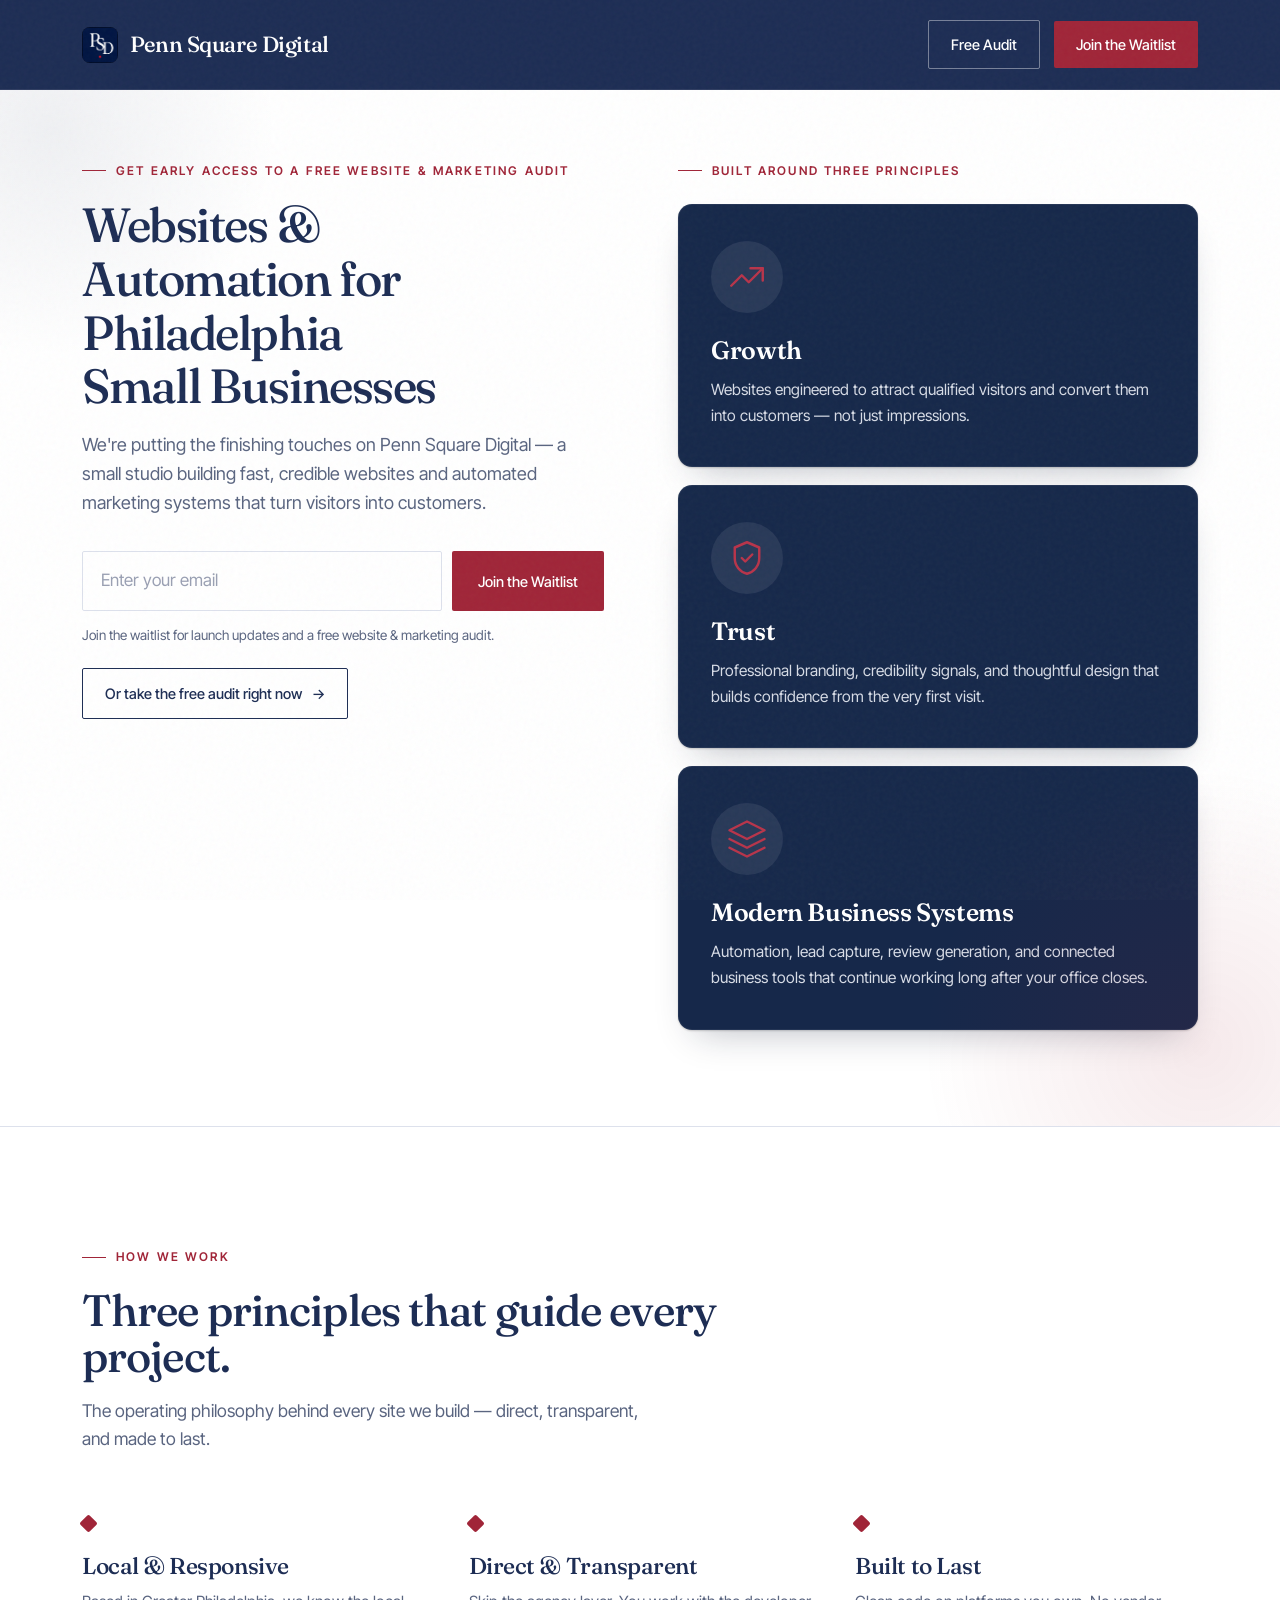
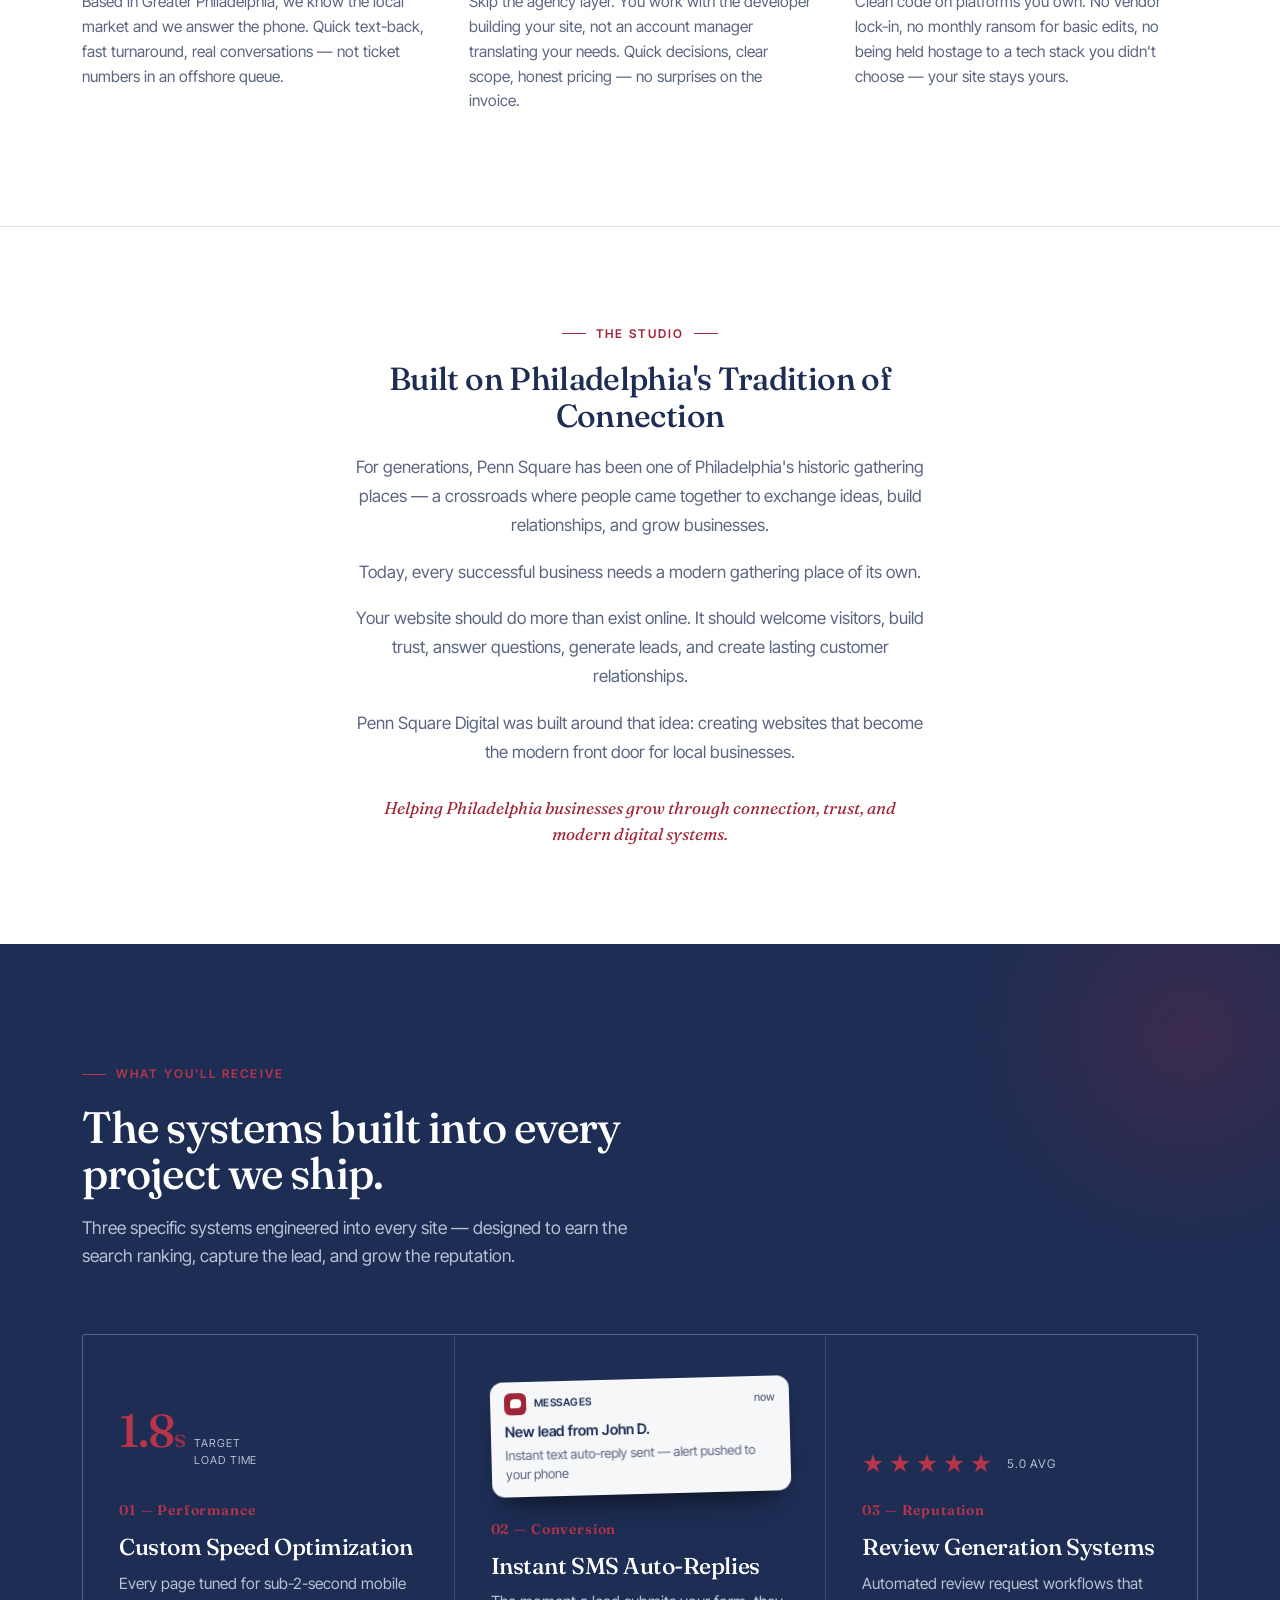
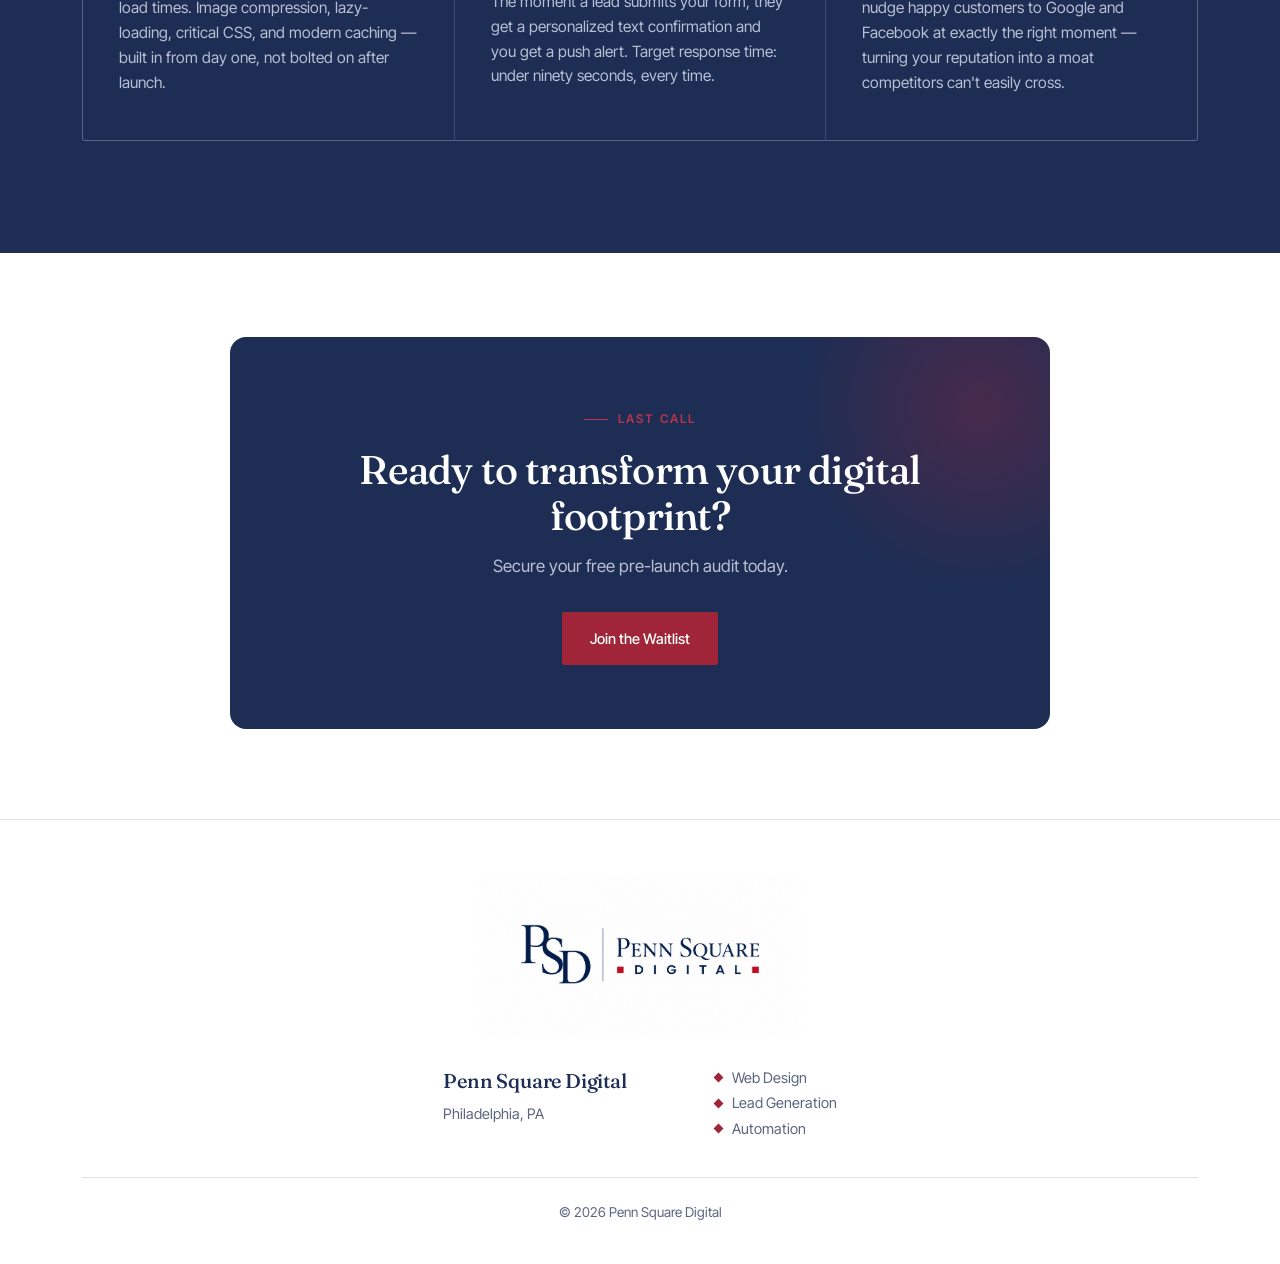
<file: index.html>
<!DOCTYPE html>
<html lang="en">
<head>
<meta charset="UTF-8">
<meta name="viewport" content="width=device-width, initial-scale=1.0, viewport-fit=cover">
<title>Penn Square Digital — Web Design &amp; Lead Generation · Coming Soon</title>
<meta name="description" content="Penn Square Digital is a Philadelphia studio building fast, conversion-focused websites and marketing automation for small businesses. Join the waitlist for launch updates and a free pre-launch audit.">
<meta name="theme-color" content="#1d2d54">
<meta name="robots" content="index, follow">
<meta name="author" content="Penn Square Digital">

<!-- Open Graph (Facebook, LinkedIn, etc.) -->
<meta property="og:type" content="website">
<meta property="og:site_name" content="Penn Square Digital">
<meta property="og:title" content="Penn Square Digital — Web Design &amp; Lead Generation for Philadelphia Small Businesses">
<meta property="og:description" content="A Philadelphia studio building fast, credible websites and automated marketing systems for local small businesses. Launching soon — join the waitlist for early access.">
<meta property="og:image" content="https://pennsquaredigital.com/Images/psd-favicon.png">
<meta property="og:url" content="https://pennsquaredigital.com">
<meta property="og:locale" content="en_US">

<!-- Twitter Card -->
<meta name="twitter:card" content="summary">
<meta name="twitter:title" content="Penn Square Digital — Coming Soon">
<meta name="twitter:description" content="Philadelphia web design, lead generation, and marketing automation for small businesses. Join the waitlist for early access.">
<meta name="twitter:image" content="https://pennsquaredigital.com/Images/psd-favicon.png">

<link rel="canonical" href="https://pennsquaredigital.com">

<!-- Structured data for local SEO -->
<script type="application/ld+json">
{
  "@context": "https://schema.org",
  "@type": "ProfessionalService",
  "name": "Penn Square Digital",
  "alternateName": "PSD",
  "description": "Web design, lead generation, and marketing automation for Philadelphia small businesses.",
  "url": "https://pennsquaredigital.com",
  "logo": "https://pennsquaredigital.com/Images/psd-logo.png",
  "image": "https://pennsquaredigital.com/Images/psd-favicon.png",
  "address": {
    "@type": "PostalAddress",
    "addressLocality": "Philadelphia",
    "addressRegion": "PA",
    "addressCountry": "US"
  },
  "areaServed": [
    { "@type": "City", "name": "Philadelphia" },
    { "@type": "AdministrativeArea", "name": "Greater Philadelphia Area" }
  ],
  "serviceType": [
    "Web Design",
    "Lead Generation",
    "Marketing Automation",
    "Website Speed Optimization",
    "Review Generation"
  ],
  "knowsAbout": [
    "Small business websites",
    "Mobile-first design",
    "SMS auto-replies",
    "Local SEO"
  ]
}
</script>

<link rel="icon" type="image/png" href="Images/psd-favicon.png">
<link rel="apple-touch-icon" href="Images/psd-favicon.png">
<link rel="preconnect" href="https://fonts.googleapis.com">
<link rel="preconnect" href="https://fonts.gstatic.com" crossorigin>
<link href="https://fonts.googleapis.com/css2?family=Fraunces:opsz,wght@9..144,400;9..144,500;9..144,600&family=Inter+Tight:wght@400;500;600&display=swap" rel="stylesheet">
<style>
  :root {
    --bg: #ffffff;
    --bg-soft: #f2f4fa;
    --ink: #1d2d54;
    --ink-deep: #15224a;
    --ink-soft: #5a6580;
    --line: #dde1ec;
    --line-dark: rgba(255,255,255,0.14);
    --accent: #a02538;
    --accent-soft: #b8344a;
    --paper: #ffffff;
    --dark-text: #eef0f7;
    --dark-text-soft: #b9c0d4;
    --max: 1180px;
    --ease: cubic-bezier(0.22, 1, 0.36, 1);
  }

  * { margin: 0; padding: 0; box-sizing: border-box; }

  html { scroll-behavior: smooth; }

  body {
    background: var(--bg);
    color: var(--ink);
    font-family: 'Inter Tight', sans-serif;
    font-size: 17px;
    line-height: 1.6;
    -webkit-font-smoothing: antialiased;
    overflow-x: hidden;
    min-height: 100vh;
    display: flex;
    flex-direction: column;
  }

  /* subtle grain */
  body::before {
    content: '';
    position: fixed;
    inset: 0;
    pointer-events: none;
    z-index: 9999;
    opacity: 0.035;
    background-image: url("data:image/svg+xml,%3Csvg viewBox='0 0 256 256' xmlns='http://www.w3.org/2000/svg'%3E%3Cfilter id='n'%3E%3CfeTurbulence type='fractalNoise' baseFrequency='0.85' numOctaves='4' /%3E%3C/filter%3E%3Crect width='100%25' height='100%25' filter='url(%23n)' /%3E%3C/svg%3E");
  }

  h1, h2, h3 { font-family: 'Fraunces', serif; font-weight: 500; line-height: 1.05; letter-spacing: -0.02em; }

  .wrap { max-width: var(--max); margin: 0 auto; padding: 0 32px; width: 100%; }

  a { color: inherit; text-decoration: none; }
  a, button { -webkit-tap-highlight-color: transparent; }
  img { max-width: 100%; height: auto; }

  .eyebrow {
    font-size: 12px;
    letter-spacing: 0.18em;
    text-transform: uppercase;
    color: var(--accent);
    font-weight: 600;
    display: inline-flex;
    align-items: center;
    gap: 10px;
  }
  .eyebrow::before {
    content: '';
    width: 24px; height: 1px;
    background: var(--accent);
  }

  /* ---------- NAV ---------- */
  nav {
    position: fixed; top: 0; left: 0; right: 0;
    z-index: 100;
    padding: 20px 0;
    background: var(--ink);
    border-bottom: 1px solid rgba(255,255,255,0.08);
    transition: background 0.4s var(--ease), padding 0.4s var(--ease), border-color 0.4s, box-shadow 0.4s;
  }
  nav.scrolled {
    background: rgba(29,45,84,0.88);
    backdrop-filter: blur(14px);
    padding: 14px 0;
    border-bottom: 1px solid rgba(255,255,255,0.12);
  }
  nav .wrap { display: flex; align-items: center; justify-content: space-between; }
  .brand {
    display: inline-flex;
    align-items: center;
    gap: 12px;
    color: #ffffff;
    transition: color 0.25s;
  }
  .brand:hover { color: var(--accent-soft); }
  .brand-mark {
    width: 36px;
    height: 36px;
    border-radius: 8px;
    display: block;
    flex-shrink: 0;
  }
  .brand-name {
    font-family: 'Fraunces', serif;
    font-size: 22px;
    font-weight: 500;
    letter-spacing: -0.02em;
  }
  @media (max-width: 480px) {
    .brand-name { font-size: 18px; }
    .brand-mark { width: 32px; height: 32px; }
    .nav-links .btn { padding: 11px 16px; font-size: 13.5px; }
    .nav-links .btn-audit { display: none; }
  }
  .nav-links { display: flex; gap: 14px; align-items: center; font-size: 14.5px; }
  .nav-links .btn { background: var(--accent); color: #ffffff; }
  .nav-links .btn:hover { background: var(--accent-soft); }

  /* Hamburger */
  .nav-toggle {
    display: none;
    width: 40px;
    height: 40px;
    background: transparent;
    border: none;
    padding: 8px;
    cursor: pointer;
    position: relative;
    z-index: 110;
  }
  .nav-toggle span {
    display: block;
    width: 24px;
    height: 2px;
    background: #ffffff;
    margin: 5px auto;
    border-radius: 1px;
    transition: transform 0.3s var(--ease), opacity 0.25s var(--ease);
  }
  .nav-toggle.open span:nth-child(1) { transform: translateY(7px) rotate(45deg); }
  .nav-toggle.open span:nth-child(2) { opacity: 0; }
  .nav-toggle.open span:nth-child(3) { transform: translateY(-7px) rotate(-45deg); }

  /* Mobile menu overlay */
  .mobile-menu {
    position: fixed;
    inset: 0;
    background: var(--ink);
    z-index: 100;
    opacity: 0;
    visibility: hidden;
    transition: opacity 0.35s var(--ease), visibility 0.35s var(--ease);
    display: flex;
    align-items: center;
    justify-content: center;
  }
  .mobile-menu.open { opacity: 1; visibility: visible; }
  .mobile-menu-list {
    list-style: none;
    margin: 0;
    padding: 0;
    text-align: center;
  }
  .mobile-menu-list li {
    margin: 22px 0;
    opacity: 0;
    transform: translateY(20px);
    transition: opacity 0.4s var(--ease), transform 0.4s var(--ease);
  }
  .mobile-menu.open .mobile-menu-list li { opacity: 1; transform: translateY(0); }
  .mobile-menu.open .mobile-menu-list li:nth-child(1) { transition-delay: 0.12s; }
  .mobile-menu.open .mobile-menu-list li:nth-child(2) { transition-delay: 0.20s; }
  .mobile-menu.open .mobile-menu-list li:nth-child(3) { transition-delay: 0.28s; }
  .mobile-menu-list a {
    display: inline-block;
    font-family: 'Fraunces', serif;
    font-size: 32px;
    font-weight: 500;
    color: #ffffff;
    letter-spacing: -0.015em;
    line-height: 1.2;
    padding: 6px 12px;
    border-bottom: 1.5px solid transparent;
    transition: color 0.25s, border-color 0.25s;
  }
  .mobile-menu-list a:hover { color: var(--accent-soft); border-bottom-color: var(--accent-soft); }
  body.menu-locked { overflow: hidden; }
  .nav-links .btn-audit {
    background: transparent;
    color: #ffffff;
    border: 1.5px solid rgba(255, 255, 255, 0.4);
    transition: background 0.3s, color 0.3s, border-color 0.3s, transform 0.3s var(--ease);
  }
  .nav-links .btn-audit:hover {
    background: #ffffff;
    color: var(--ink);
    border-color: #ffffff;
    transform: translateY(-2px);
  }

  .btn {
    display: inline-block;
    background: var(--ink);
    color: #ffffff;
    padding: 12px 22px;
    border-radius: 2px;
    font-size: 14.5px;
    font-weight: 500;
    transition: transform 0.3s var(--ease), background 0.3s;
    cursor: pointer;
    border: none;
    font-family: inherit;
  }
  .btn:hover { background: var(--accent); transform: translateY(-2px); color: #ffffff; }

  /* ---------- HERO ---------- */
  main {
    flex: 1;
    display: flex;
    align-items: center;
    padding: 152px 0 96px;
    position: relative;
    overflow: hidden;
  }
  main::after {
    content: '';
    position: absolute;
    right: -200px; bottom: -200px;
    width: 560px; height: 560px;
    border-radius: 50%;
    background: radial-gradient(circle, var(--accent) 0%, transparent 70%);
    opacity: 0.10;
    pointer-events: none;
  }
  main::before {
    content: '';
    position: absolute;
    left: -180px; top: -100px;
    width: 460px; height: 460px;
    border-radius: 50%;
    background: radial-gradient(circle, var(--ink) 0%, transparent 70%);
    opacity: 0.07;
    pointer-events: none;
  }
  .hero {
    display: grid;
    grid-template-columns: minmax(0, 1fr) minmax(0, 1fr);
    gap: 72px;
    align-items: start;
    max-width: 1180px;
    position: relative;
  }
  .hero-content { max-width: 580px; }
  h1.hero-title {
    font-size: clamp(34px, 4.0vw, 48px);
    line-height: 1.12;
    letter-spacing: -0.03em;
    margin-top: 18px;
    text-wrap: balance;
  }
  h1.hero-title em { font-style: italic; color: var(--accent); }
  .hero-sub {
    font-size: 18px;
    color: var(--ink-soft);
    max-width: 56ch;
    margin-top: 18px;
  }

  .hero-fade > * { opacity: 0; transform: translateY(24px); animation: rise 1s var(--ease) forwards; }
  .hero-fade > *:nth-child(1) { animation-delay: 0.10s; }
  .hero-fade > *:nth-child(2) { animation-delay: 0.22s; }
  .hero-fade > *:nth-child(3) { animation-delay: 0.34s; }
  .hero-fade > *:nth-child(4) { animation-delay: 0.46s; }
  @keyframes rise { to { opacity: 1; transform: translateY(0); } }

  /* ---------- HERO THREE PILLARS ---------- */
  .hero-cards {
    display: flex;
    flex-direction: column;
    gap: 18px;
    width: 100%;
    max-width: 520px;
    justify-self: end;
  }
  .hero-pillars-eyebrow {
    opacity: 0;
    transform: translateY(20px);
    animation: rise 1s var(--ease) 0.45s forwards;
    margin-top: 9px;
    margin-bottom: 6px;
  }
  .hero-card {
    display: flex;
    flex-direction: column;
    padding: 36px 32px 38px;
    background: #16284A;
    border: 1px solid rgba(255, 255, 255, 0.06);
    border-radius: 14px;
    box-shadow:
      0 1px 2px rgba(0, 0, 0, 0.18),
      0 18px 36px -18px rgba(15, 25, 51, 0.30);
    opacity: 0;
    transform: translateY(20px);
    animation: rise 1s var(--ease) forwards;
    transition: transform 0.2s ease, box-shadow 0.2s ease;
  }
  .hero-card:nth-of-type(1) { animation-delay: 0.60s; }
  .hero-card:nth-of-type(2) { animation-delay: 0.75s; }
  .hero-card:nth-of-type(3) { animation-delay: 0.90s; }
  .hero-card:hover {
    transform: translateY(-3px);
    box-shadow:
      0 1px 2px rgba(0, 0, 0, 0.20),
      0 28px 50px -18px rgba(15, 25, 51, 0.45);
  }
  .hero-card-icon {
    width: 72px;
    height: 72px;
    display: flex;
    align-items: center;
    justify-content: center;
    margin-bottom: 22px;
    color: var(--accent-soft);
    background: rgba(255, 255, 255, 0.08);
    border-radius: 50%;
    transition: background 0.2s ease;
  }
  .hero-card-icon svg {
    width: 42px;
    height: 42px;
    stroke-width: 1.4;
  }
  .hero-card:hover .hero-card-icon { background: rgba(255, 255, 255, 0.12); }
  .hero-card-title {
    font-family: 'Fraunces', serif;
    font-size: 25px;
    font-weight: 600;
    color: #ffffff;
    letter-spacing: -0.015em;
    line-height: 1.2;
    margin-bottom: 12px;
  }
  .hero-card-text {
    font-size: 15.5px;
    color: #D7DCE6;
    line-height: 1.65;
  }

  @media (max-width: 960px) {
    .hero { grid-template-columns: 1fr; gap: 56px; max-width: 720px; }
    .hero-cards { max-width: 520px; margin: 0 auto; justify-self: center; }
  }

  /* ---------- SIGNUP FORM ---------- */
  .signup { margin-top: 34px; max-width: 560px; scroll-margin-top: 120px; }
  .signup .btn { background: var(--accent); color: #ffffff; }
  .signup .btn:hover { background: var(--accent-soft); }
  .hero-audit-cta {
    display: inline-flex;
    align-items: center;
    gap: 10px;
    margin-top: 22px;
    padding: 13px 22px;
    background: transparent;
    color: var(--ink);
    border: 1.5px solid var(--ink);
    border-radius: 2px;
    font-size: 14.5px;
    font-weight: 500;
    transition: background 0.3s, color 0.3s, transform 0.3s var(--ease);
  }
  .hero-audit-cta:hover {
    background: var(--ink);
    color: #ffffff;
    transform: translateY(-2px);
  }
  .hero-audit-cta .arrow { transition: transform 0.3s var(--ease); }
  .hero-audit-cta:hover .arrow { transform: translateX(4px); }
  .hp-field { position: absolute; left: -10000px; top: auto; width: 1px; height: 1px; overflow: hidden; }
  .signup-row { display: flex; gap: 10px; flex-wrap: wrap; }
  .signup label.sr { position: absolute; width: 1px; height: 1px; overflow: hidden; clip: rect(0 0 0 0); }
  .signup input[type=email] {
    flex: 1; min-width: 220px;
    padding: 15px 18px;
    border: 1px solid var(--line);
    background: var(--paper);
    border-radius: 2px;
    font: inherit;
    color: var(--ink);
    transition: border-color 0.25s, box-shadow 0.25s;
  }
  .signup input[type=email]::placeholder { color: #9aa0b3; }
  .signup input[type=email]:focus {
    outline: none;
    border-color: var(--ink);
    box-shadow: 0 0 0 3px rgba(29,45,84,0.14);
  }
  .signup .btn { padding: 15px 26px; }
  .signup .note { font-size: 13.5px; color: var(--ink-soft); margin-top: 14px; max-width: 52ch; }
  .signup .error {
    color: var(--accent);
    font-size: 14px;
    margin-top: 10px;
    display: none;
  }
  .signup .error.show { display: block; }
  .signup.sent .signup-row,
  .signup.sent .note,
  .signup.sent .error { display: none; }
  .signup-thanks {
    display: none;
    padding: 22px 26px;
    border: 1px solid var(--ink);
    border-left: 3px solid var(--accent);
    border-radius: 3px;
    background: var(--bg-soft);
    max-width: 560px;
  }
  .signup.sent .signup-thanks { display: block; }
  .signup-thanks strong {
    display: block;
    font-family: 'Fraunces', serif;
    font-size: 22px;
    color: var(--ink);
    font-weight: 500;
    margin-bottom: 6px;
  }
  .signup-thanks span { color: var(--ink-soft); font-size: 15.5px; }

  /* ---------- WHY ---------- */
  .why { padding: 112px 0; border-top: 1px solid var(--line); }
  .why-head { max-width: 640px; margin-bottom: 64px; }
  .why-head h2 { font-size: clamp(30px, 3.8vw, 44px); margin-top: 20px; }
  .why-head p { color: var(--ink-soft); margin-top: 18px; font-size: 17.5px; max-width: 56ch; }
  .why-grid { display: grid; grid-template-columns: repeat(3, 1fr); gap: 44px; }
  .why-item .mark {
    width: 13px; height: 13px;
    background: var(--accent);
    border-radius: 2px;
    transform: rotate(45deg);
    margin-bottom: 24px;
  }
  .why-item h3 { font-size: 23px; margin-bottom: 12px; }
  .why-item p { color: var(--ink-soft); font-size: 15.5px; }
  @media (max-width: 760px) { .why-grid { grid-template-columns: 1fr; gap: 36px; } .why { padding: 70px 0; } }

  /* ---------- STUDIO BAND ---------- */
  .studio-band { padding: 88px 0 96px; background: var(--bg); border-top: 1px solid var(--line); text-align: center; }
  .studio-content { max-width: 660px; margin: 0 auto; }
  .studio-eyebrow {
    display: inline-flex; align-items: center; gap: 10px;
    font-size: 12px; letter-spacing: 0.18em; text-transform: uppercase;
    color: var(--accent); font-weight: 600;
  }
  .studio-eyebrow::before, .studio-eyebrow::after {
    content: ''; width: 24px; height: 1px; background: var(--accent);
  }
  .studio-content h2 {
    font-family: 'Fraunces', serif;
    font-weight: 500;
    font-size: clamp(24px, 2.8vw, 32px);
    line-height: 1.15;
    letter-spacing: -0.02em;
    color: var(--ink);
    margin: 18px 0 18px;
  }
  .studio-content p { color: var(--ink-soft); font-size: 17px; line-height: 1.7; max-width: 580px; margin: 0 auto 18px; }
  .studio-content p:last-of-type { margin-bottom: 0; }
  .studio-closing {
    margin-top: 28px !important;
    font-family: 'Fraunces', serif !important;
    font-style: italic;
    font-size: 17px !important;
    color: var(--accent) !important;
    line-height: 1.55 !important;
    max-width: 540px !important;
  }

  /* ---------- PREVIEW (dark navy) ---------- */
  .preview {
    background: var(--ink);
    color: var(--dark-text);
    padding: 112px 0;
    position: relative;
    overflow: hidden;
  }
  .preview::after {
    content: '';
    position: absolute;
    right: -150px; top: -150px;
    width: 480px; height: 480px;
    border-radius: 50%;
    background: radial-gradient(circle, var(--accent) 0%, transparent 70%);
    opacity: 0.22;
    pointer-events: none;
  }
  .preview .wrap { position: relative; }
  .preview .eyebrow { color: var(--accent-soft); }
  .preview .eyebrow::before { background: var(--accent-soft); }
  .preview-head { max-width: 640px; margin-bottom: 64px; }
  .preview-head h2 { font-size: clamp(30px, 3.8vw, 44px); margin-top: 20px; color: #ffffff; }
  .preview-head p { color: var(--dark-text-soft); margin-top: 18px; font-size: 17.5px; max-width: 56ch; }

  .preview-grid {
    display: grid;
    grid-template-columns: repeat(3, 1fr);
    gap: 1px;
    background: var(--line-dark);
    border: 1px solid var(--line-dark);
    border-radius: 3px;
    overflow: hidden;
  }
  .card {
    background: var(--ink);
    padding: 44px 36px;
    transition: background 0.4s;
    display: flex;
    flex-direction: column;
  }
  .card-visual {
    min-height: 96px;
    margin-bottom: 24px;
    display: flex;
    align-items: flex-end;
  }
  .viz-stat { display: flex; align-items: baseline; gap: 10px; }
  .viz-stat .stat-num {
    font-family: 'Fraunces', serif;
    font-size: 46px;
    font-weight: 500;
    color: var(--accent-soft);
    letter-spacing: -0.025em;
    line-height: 1;
  }
  .viz-stat .stat-unit { font-size: 26px; color: var(--accent-soft); opacity: 0.75; }
  .viz-stat .stat-label {
    font-size: 11px;
    color: var(--dark-text-soft);
    letter-spacing: 0.08em;
    text-transform: uppercase;
    padding-bottom: 5px;
  }
  .viz-stars { display: flex; gap: 5px; align-items: center; font-size: 22px; color: var(--accent-soft); line-height: 1; }
  .viz-stars .star-meta {
    margin-left: 10px;
    font-family: 'Inter Tight', sans-serif;
    font-size: 12px;
    color: var(--dark-text-soft);
    letter-spacing: 0.06em;
    text-transform: uppercase;
  }
  .auto-notification {
    width: 100%;
    background: rgba(255,255,255,0.96);
    -webkit-backdrop-filter: blur(14px);
    backdrop-filter: blur(14px);
    border-radius: 13px;
    padding: 11px 14px 13px;
    color: var(--ink);
    transform: rotate(-1.5deg);
    box-shadow:
      0 1px 0 rgba(255,255,255,0.6) inset,
      0 22px 36px -18px rgba(0,0,0,0.50),
      0 10px 18px -8px rgba(0,0,0,0.32);
  }
  .notif-head {
    display: flex; align-items: center; gap: 8px;
    margin-bottom: 8px;
    font-size: 10.5px;
    letter-spacing: 0.04em;
    text-transform: uppercase;
  }
  .notif-icon {
    width: 22px; height: 22px;
    background: var(--accent);
    border-radius: 6px;
    flex-shrink: 0;
    position: relative;
  }
  .notif-icon::after {
    content: '';
    position: absolute;
    inset: 6px 5px 7px 6px;
    background: #ffffff;
    border-radius: 4px 4px 4px 1px;
  }
  .notif-app { font-weight: 600; color: var(--ink); }
  .notif-time { margin-left: auto; color: var(--ink-soft); font-weight: 500; text-transform: none; letter-spacing: 0; font-size: 11px; }
  .notif-title {
    font-size: 14.5px;
    font-weight: 600;
    color: var(--ink);
    line-height: 1.3;
    margin-bottom: 4px;
    letter-spacing: -0.005em;
  }
  .notif-body { font-size: 13px; color: var(--ink-soft); line-height: 1.45; }
  .card:hover { background: var(--ink-deep); }
  .card .idx {
    font-family: 'Fraunces', serif;
    font-size: 14px;
    color: var(--accent-soft);
    font-weight: 600;
    letter-spacing: 0.06em;
  }
  .card h3 { font-size: 23px; margin: 14px 0 12px; color: #ffffff; }
  .card p { color: var(--dark-text-soft); font-size: 15.5px; }
  @media (max-width: 760px) { .preview-grid { grid-template-columns: 1fr; } }

  .reveal { opacity: 0; transform: translateY(28px); transition: opacity 0.9s var(--ease), transform 0.9s var(--ease); }
  .reveal.in { opacity: 1; transform: translateY(0); }

  /* ---------- FINAL CTA ---------- */
  .final-cta { padding: 84px 0 90px; background: var(--bg); }
  .cta-card {
    position: relative;
    overflow: hidden;
    background: var(--ink);
    color: var(--dark-text);
    border-radius: 16px;
    padding: 64px 56px;
    text-align: center;
    max-width: 820px;
    margin: 0 auto;
  }
  .cta-card::after {
    content: '';
    position: absolute;
    right: -120px; top: -120px;
    width: 380px; height: 380px;
    border-radius: 50%;
    background: radial-gradient(circle, var(--accent) 0%, transparent 70%);
    opacity: 0.32;
    pointer-events: none;
  }
  .cta-card .eyebrow { color: var(--accent-soft); position: relative; z-index: 1; }
  .cta-card .eyebrow::before { background: var(--accent-soft); }
  .cta-card h2 {
    font-family: 'Fraunces', serif;
    font-weight: 500;
    color: #ffffff;
    font-size: clamp(28px, 3.6vw, 40px);
    line-height: 1.15;
    letter-spacing: -0.02em;
    margin: 18px auto 14px;
    max-width: 22ch;
    position: relative;
    z-index: 1;
  }
  .cta-card .cta-sub { color: var(--dark-text-soft); font-size: 17px; margin-bottom: 32px; position: relative; z-index: 1; }
  .cta-btn { background: var(--accent); position: relative; z-index: 1; padding: 15px 28px; }
  .cta-btn:hover { background: var(--accent-soft); }

  /* ---------- FOOTER ---------- */
  footer {
    background: var(--bg);
    border-top: 1px solid var(--line);
    padding: 56px 0 40px;
    text-align: center;
  }
  .foot-logo {
    display: block;
    height: clamp(104px, 14vw, 161px);
    width: auto;
    max-width: 100%;
    margin: 0 auto 28px;
  }
  .foot-grid {
    display: grid;
    grid-template-columns: auto auto;
    gap: 12px 88px;
    justify-content: center;
    text-align: left;
    margin: 0 auto 36px;
  }
  .foot-brand {
    font-family: 'Fraunces', serif;
    font-size: 20px;
    font-weight: 500;
    color: var(--ink);
    letter-spacing: -0.01em;
    margin-bottom: 4px;
  }
  .foot-meta {
    font-size: 14.5px;
    color: var(--ink-soft);
    line-height: 1.75;
  }
  .foot-services .foot-meta {
    display: flex;
    align-items: center;
    gap: 10px;
  }
  .foot-services .foot-meta::before {
    content: '';
    width: 7px;
    height: 7px;
    background: var(--accent);
    transform: rotate(45deg);
    flex-shrink: 0;
  }
  @media (max-width: 480px) {
    .foot-services .foot-meta { justify-content: center; }
  }
  .foot-bar {
    padding-top: 24px;
    border-top: 1px solid var(--line);
    font-size: 13.5px;
    color: var(--ink-soft);
  }
  @media (max-width: 480px) {
    .foot-grid { grid-template-columns: 1fr; gap: 28px; text-align: center; }
  }

  @media (max-width: 640px) {
    .wrap { padding: 0 20px; }
    main { padding: 130px 0 60px; }
    .nav-toggle { display: block; }
    .nav-links { display: none; }
    .hero-cards { display: none; }
    h1.hero-title { font-size: 38px; margin-top: 18px; letter-spacing: -0.03em; }
    .hero-sub { font-size: 16.5px; margin-top: 18px; }
    .eyebrow { font-size: 11.5px; letter-spacing: 0.16em; }
    .signup { margin-top: 32px; }
    .signup-row { flex-direction: column; align-items: stretch; gap: 12px; }
    .signup input[type=email] { min-width: 0; width: 100%; padding: 14px 16px; }
    .signup .btn { width: 100%; padding: 14px 22px; }
    .signup-thanks { padding: 20px 22px; }
    .why { padding: 64px 0; }
    .why-head { margin-bottom: 36px; }
    .why-head p { font-size: 16.5px; }
    .why-grid { gap: 30px; }
    .why-item h3 { font-size: 21px; }
    .preview { padding: 64px 0; }
    .preview-head { margin-bottom: 36px; }
    .preview-head p { font-size: 16.5px; }
    .card { padding: 34px 28px; }
    .card h3 { font-size: 21px; }
    .card-visual { min-height: 78px; margin-bottom: 18px; }
    .viz-stat .stat-num { font-size: 38px; }
    .viz-stat .stat-unit { font-size: 22px; }
    .viz-stars { font-size: 20px; gap: 4px; }
    .viz-stars .star-meta { font-size: 11px; margin-left: 8px; }
    .auto-notification { padding: 10px 13px 12px; }
    .notif-title { font-size: 13.5px; }
    .notif-body { font-size: 12px; }
    .studio-band { padding: 54px 0 60px; }
    .studio-content h2 { font-size: 24px; margin: 14px 0 14px; }
    .studio-content p { font-size: 16px; }
    .final-cta { padding: 60px 0 70px; }
    .cta-card { padding: 48px 26px; }
    .cta-card h2 { font-size: 26px; }
    .cta-card .cta-sub { font-size: 16px; margin-bottom: 24px; }
    footer { padding: 44px 0 36px; }
  }
  @media (max-width: 380px) {
    h1.hero-title { font-size: 34px; }
    nav { padding: 16px 0; }
    .brand-name { font-size: 17px; }
    .brand-mark { width: 28px; height: 28px; }
    .nav-links .btn { padding: 10px 14px; font-size: 13px; }
  }
</style>
</head>
<body>

<nav id="nav">
  <div class="wrap">
    <a href="#" class="brand">
      <img src="Images/psd-favicon.png" alt="Penn Square Digital" class="brand-mark">
      <span class="brand-name">Penn Square Digital</span>
    </a>
    <div class="nav-links">
      <a href="audit/" class="btn btn-audit">Free Audit</a>
      <a href="#notify" class="btn">Join the Waitlist</a>
    </div>
    <button class="nav-toggle" aria-label="Open menu" aria-expanded="false" aria-controls="mobile-menu" type="button">
      <span></span><span></span><span></span>
    </button>
  </div>
  <div class="mobile-menu" id="mobile-menu" aria-hidden="true">
    <ul class="mobile-menu-list">
      <li><a href="#">Home</a></li>
      <li><a href="audit/">Free Audit</a></li>
      <li><a href="#notify">Talk to Us</a></li>
    </ul>
  </div>
</nav>

<main>
  <div class="wrap hero">
    <div class="hero-content hero-fade">
    <span class="eyebrow">Get early access to a free website &amp; marketing audit</span>
    <h1 class="hero-title">Websites &amp; Automation for<br>Philadelphia Small&nbsp;Businesses</h1>
    <p class="hero-sub">We're putting the finishing touches on Penn Square Digital — a small studio building fast, credible websites and automated marketing systems that turn visitors into customers.</p>

    <form class="signup" id="notify" name="waitlist" method="POST" data-netlify="true" data-netlify-honeypot="bot-field" novalidate>
      <input type="hidden" name="form-name" value="waitlist">
      <p class="hp-field" aria-hidden="true">
        <label>Don't fill this out if you're human: <input name="bot-field" tabindex="-1" autocomplete="off"></label>
      </p>
      <div class="signup-row">
        <label class="sr" for="email">Email address</label>
        <input type="email" id="email" name="email" placeholder="Enter your email" required autocomplete="email">
        <button type="submit" class="btn">Join the Waitlist</button>
      </div>
      <div class="note">Join the waitlist for launch updates and a free website &amp; marketing audit.</div>
      <div class="error" id="form-error" role="alert">Please enter a valid email address.</div>
      <div class="signup-thanks">
        <strong>You're on the list.</strong>
        <span>We'll send a short note the moment we're live — usually with a small launch perk for early subscribers.</span>
      </div>
    </form>
    <a href="audit/" class="hero-audit-cta">
      Or take the free audit right now
      <span class="arrow" aria-hidden="true">→</span>
    </a>
    </div>
    <div class="hero-cards">
      <span class="eyebrow hero-pillars-eyebrow">Built around three principles</span>
      <div class="hero-card">
        <div class="hero-card-icon" aria-hidden="true">
          <svg viewBox="0 0 24 24" fill="none" stroke="currentColor" stroke-linecap="round" stroke-linejoin="round"><polyline points="3 17 9 11 13 15 21 7"/><polyline points="14 7 21 7 21 14"/></svg>
        </div>
        <div class="hero-card-title">Growth</div>
        <div class="hero-card-text">Websites engineered to attract qualified visitors and convert them into customers — not just impressions.</div>
      </div>
      <div class="hero-card">
        <div class="hero-card-icon" aria-hidden="true">
          <svg viewBox="0 0 24 24" fill="none" stroke="currentColor" stroke-linecap="round" stroke-linejoin="round"><path d="M12 3 5 6v6c0 4.5 3 8 7 9 4-1 7-4.5 7-9V6l-7-3z"/><path d="M9 12l2 2 4-4"/></svg>
        </div>
        <div class="hero-card-title">Trust</div>
        <div class="hero-card-text">Professional branding, credibility signals, and thoughtful design that builds confidence from the very first visit.</div>
      </div>
      <div class="hero-card">
        <div class="hero-card-icon" aria-hidden="true">
          <svg viewBox="0 0 24 24" fill="none" stroke="currentColor" stroke-linecap="round" stroke-linejoin="round"><path d="M12 2 2 7l10 5 10-5-10-5z"/><path d="M2 17l10 5 10-5"/><path d="M2 12l10 5 10-5"/></svg>
        </div>
        <div class="hero-card-title">Modern Business Systems</div>
        <div class="hero-card-text">Automation, lead capture, review generation, and connected business tools that continue working long after your office closes.</div>
      </div>
    </div>
  </div>
</main>

<section class="why">
  <div class="wrap">
    <div class="why-head reveal">
      <span class="eyebrow">How We Work</span>
      <h2>Three principles that guide every project.</h2>
      <p>The operating philosophy behind every site we build — direct, transparent, and made to last.</p>
    </div>
    <div class="why-grid reveal">
      <div class="why-item">
        <div class="mark"></div>
        <h3>Local &amp; Responsive</h3>
        <p>Based in Greater Philadelphia, we know the local market and we answer the phone. Quick text-back, fast turnaround, real conversations — not ticket numbers in an offshore queue.</p>
      </div>
      <div class="why-item">
        <div class="mark"></div>
        <h3>Direct &amp; Transparent</h3>
        <p>Skip the agency layer. You work with the developer building your site, not an account manager translating your needs. Quick decisions, clear scope, honest pricing — no surprises on the invoice.</p>
      </div>
      <div class="why-item">
        <div class="mark"></div>
        <h3>Built to Last</h3>
        <p>Clean code on platforms you own. No vendor lock-in, no monthly ransom for basic edits, no being held hostage to a tech stack you didn't choose — your site stays yours.</p>
      </div>
    </div>
  </div>
</section>

<section class="studio-band">
  <div class="wrap">
    <div class="studio-content reveal">
      <span class="studio-eyebrow">The Studio</span>
      <h2>Built on Philadelphia's Tradition of Connection</h2>
      <p>For generations, Penn Square has been one of Philadelphia's historic gathering places — a crossroads where people came together to exchange ideas, build relationships, and grow businesses.</p>
      <p>Today, every successful business needs a modern gathering place of its own.</p>
      <p>Your website should do more than exist online. It should welcome visitors, build trust, answer questions, generate leads, and create lasting customer relationships.</p>
      <p>Penn Square Digital was built around that idea: creating websites that become the modern front door for local businesses.</p>
      <p class="studio-closing">Helping Philadelphia businesses grow through connection, trust, and modern digital systems.</p>
    </div>
  </div>
</section>

<section class="preview">
  <div class="wrap">
    <div class="preview-head reveal">
      <span class="eyebrow">What You'll Receive</span>
      <h2>The systems built into every project we ship.</h2>
      <p>Three specific systems engineered into every site — designed to earn the search ranking, capture the lead, and grow the reputation.</p>
    </div>
    <div class="preview-grid reveal">
      <div class="card">
        <div class="card-visual" aria-hidden="true">
          <div class="viz-stat">
            <span class="stat-num">1.8<span class="stat-unit">s</span></span>
            <span class="stat-label">target<br>load&nbsp;time</span>
          </div>
        </div>
        <div class="idx">01 — Performance</div>
        <h3>Custom Speed Optimization</h3>
        <p>Every page tuned for sub-2-second mobile load times. Image compression, lazy-loading, critical CSS, and modern caching — built in from day one, not bolted on after launch.</p>
      </div>
      <div class="card">
        <div class="card-visual" aria-hidden="true">
          <div class="auto-notification">
            <div class="notif-head">
              <div class="notif-icon"></div>
              <span class="notif-app">Messages</span>
              <span class="notif-time">now</span>
            </div>
            <div class="notif-title">New lead from John D.</div>
            <div class="notif-body">Instant text auto-reply sent — alert pushed to your phone</div>
          </div>
        </div>
        <div class="idx">02 — Conversion</div>
        <h3>Instant SMS Auto-Replies</h3>
        <p>The moment a lead submits your form, they get a personalized text confirmation and you get a push alert. Target response time: under ninety seconds, every time.</p>
      </div>
      <div class="card">
        <div class="card-visual" aria-hidden="true">
          <div class="viz-stars">
            <span>★</span><span>★</span><span>★</span><span>★</span><span>★</span>
            <span class="star-meta">5.0 avg</span>
          </div>
        </div>
        <div class="idx">03 — Reputation</div>
        <h3>Review Generation Systems</h3>
        <p>Automated review request workflows that nudge happy customers to Google and Facebook at exactly the right moment — turning your reputation into a moat competitors can't easily cross.</p>
      </div>
    </div>
  </div>
</section>

<section class="final-cta">
  <div class="wrap">
    <div class="cta-card reveal">
      <span class="eyebrow">Last Call</span>
      <h2>Ready to transform your digital footprint?</h2>
      <p class="cta-sub">Secure your free pre-launch audit today.</p>
      <a href="#notify" class="btn cta-btn">Join the Waitlist</a>
    </div>
  </div>
</section>

<footer>
  <div class="wrap">
    <img src="Images/psd-logo.png" alt="Penn Square Digital" class="foot-logo" loading="lazy" width="600" height="250">
    <div class="foot-grid">
      <div>
        <div class="foot-brand">Penn Square Digital</div>
        <div class="foot-meta">Philadelphia, PA</div>
      </div>
      <div class="foot-services">
        <div class="foot-meta">Web Design</div>
        <div class="foot-meta">Lead Generation</div>
        <div class="foot-meta">Automation</div>
      </div>
    </div>
    <div class="foot-bar">© 2026 Penn Square Digital</div>
  </div>
</footer>

<script>
  const nav = document.getElementById('nav');
  window.addEventListener('scroll', () => {
    nav.classList.toggle('scrolled', window.scrollY > 40);
  });

  const io = new IntersectionObserver((entries) => {
    entries.forEach(e => { if (e.isIntersecting) e.target.classList.add('in'); });
  }, { threshold: 0.12 });
  document.querySelectorAll('.reveal').forEach(el => io.observe(el));

  // Mobile hamburger menu
  const navToggle = document.querySelector('.nav-toggle');
  const mobileMenu = document.getElementById('mobile-menu');
  function setMenuOpen(open) {
    if (!mobileMenu || !navToggle) return;
    mobileMenu.classList.toggle('open', open);
    navToggle.classList.toggle('open', open);
    navToggle.setAttribute('aria-expanded', String(open));
    mobileMenu.setAttribute('aria-hidden', String(!open));
    document.body.classList.toggle('menu-locked', open);
  }
  navToggle?.addEventListener('click', () => setMenuOpen(!mobileMenu.classList.contains('open')));
  mobileMenu?.querySelectorAll('a').forEach(a => a.addEventListener('click', () => setMenuOpen(false)));
  document.addEventListener('keydown', (e) => { if (e.key === 'Escape') setMenuOpen(false); });

  const form = document.getElementById('notify');
  const errorEl = document.getElementById('form-error');
  const emailRe = /^[^\s@]+@[^\s@]+\.[^\s@]+$/;
  const DEFAULT_ERROR = 'Please enter a valid email address.';
  form.addEventListener('submit', async (e) => {
    e.preventDefault();
    const email = form.elements.email.value.trim();
    if (!emailRe.test(email)) {
      errorEl.textContent = DEFAULT_ERROR;
      errorEl.classList.add('show');
      return;
    }
    errorEl.classList.remove('show');
    try {
      const body = new URLSearchParams(new FormData(form)).toString();
      const response = await fetch('/', {
        method: 'POST',
        headers: { 'Content-Type': 'application/x-www-form-urlencoded' },
        body
      });
      if (!response.ok) throw new Error('Submission failed');
      form.classList.add('sent');
    } catch (err) {
      errorEl.textContent = 'Something went wrong. Please try again in a moment.';
      errorEl.classList.add('show');
    }
  });
</script>

</body>
</html>
</file>
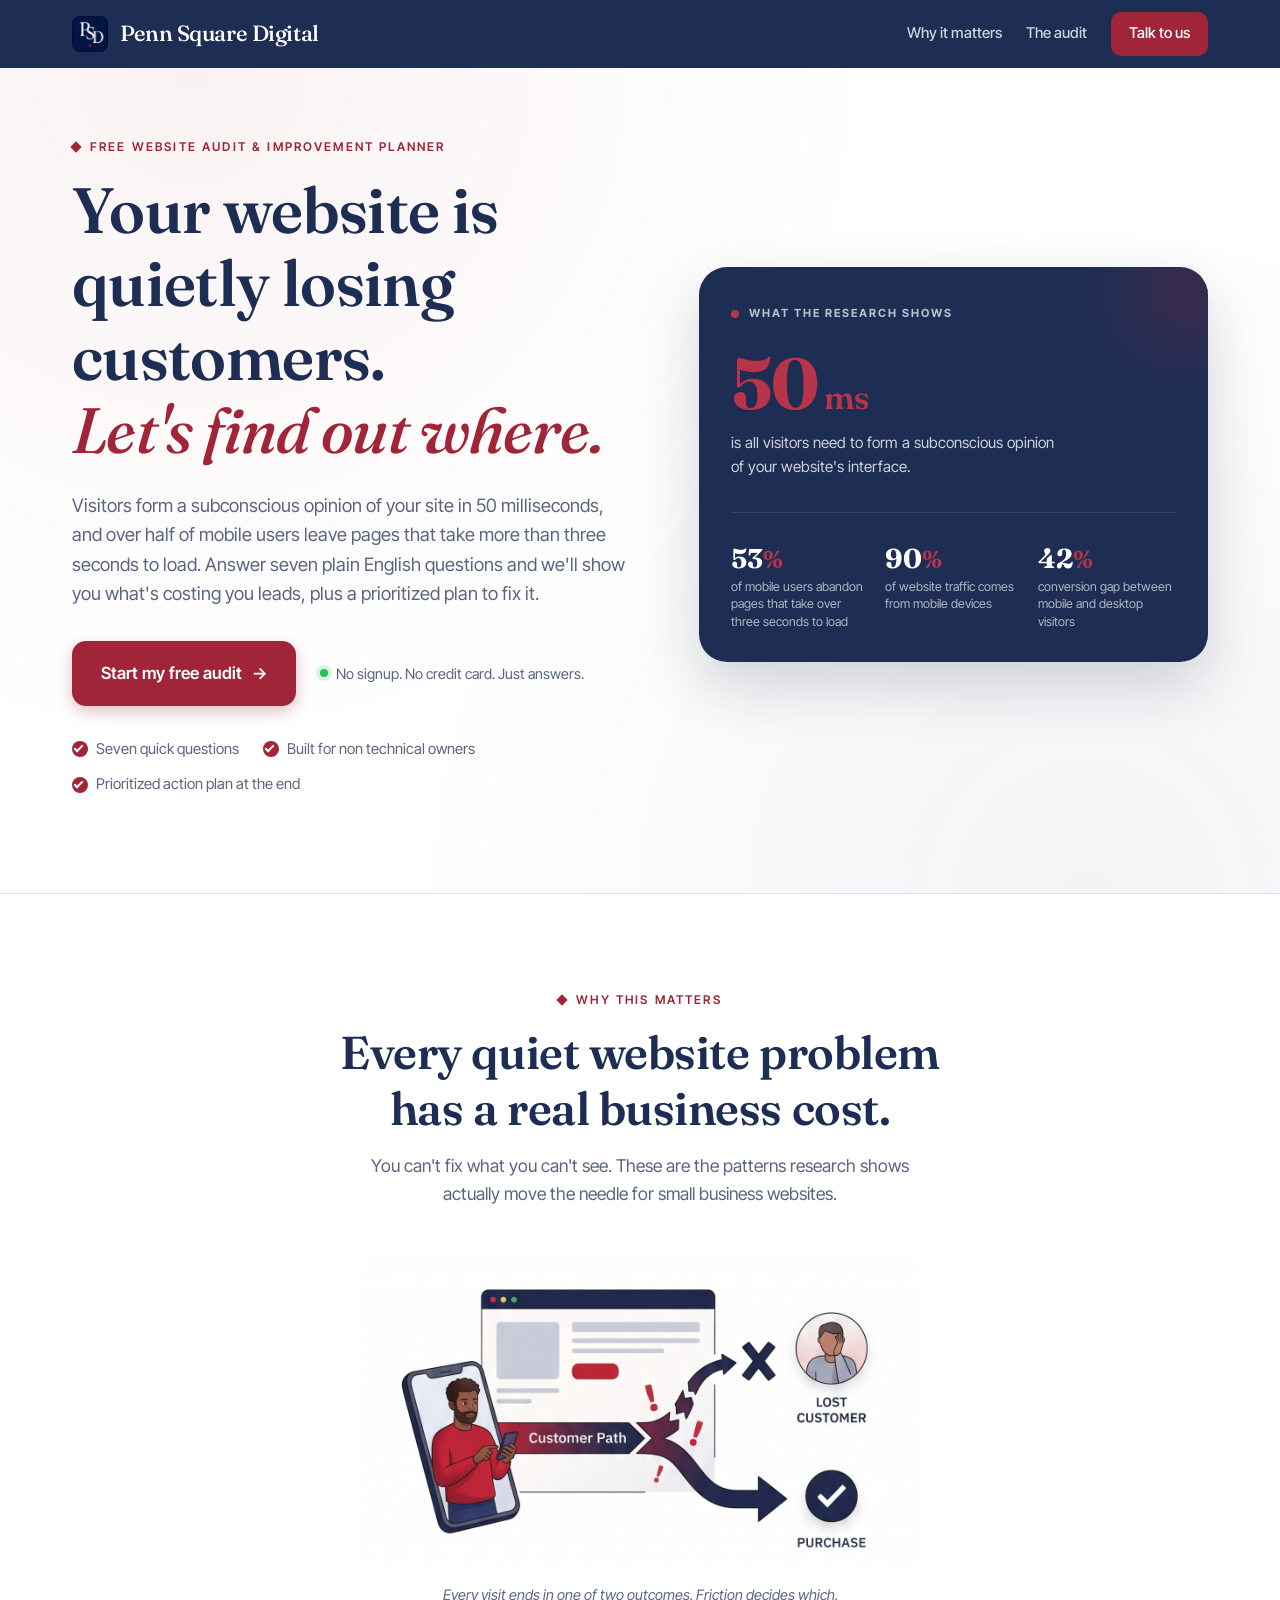
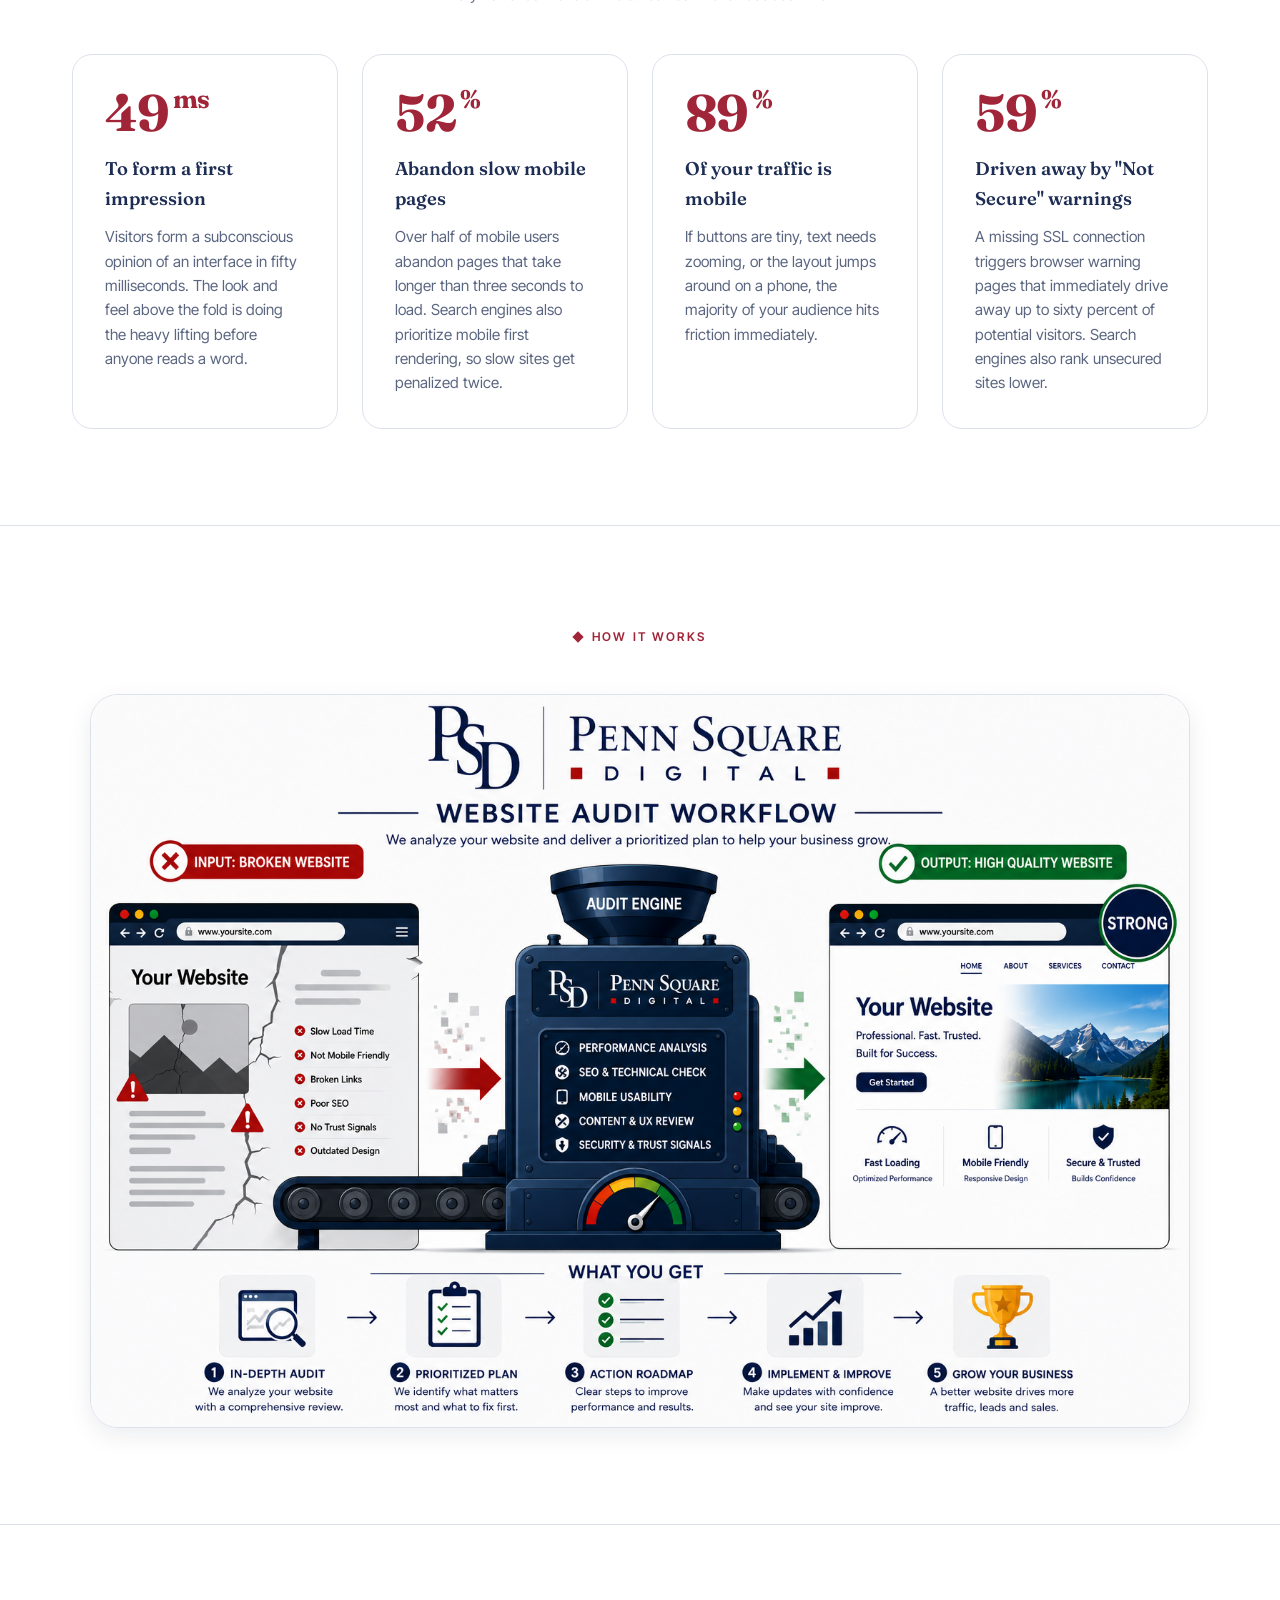
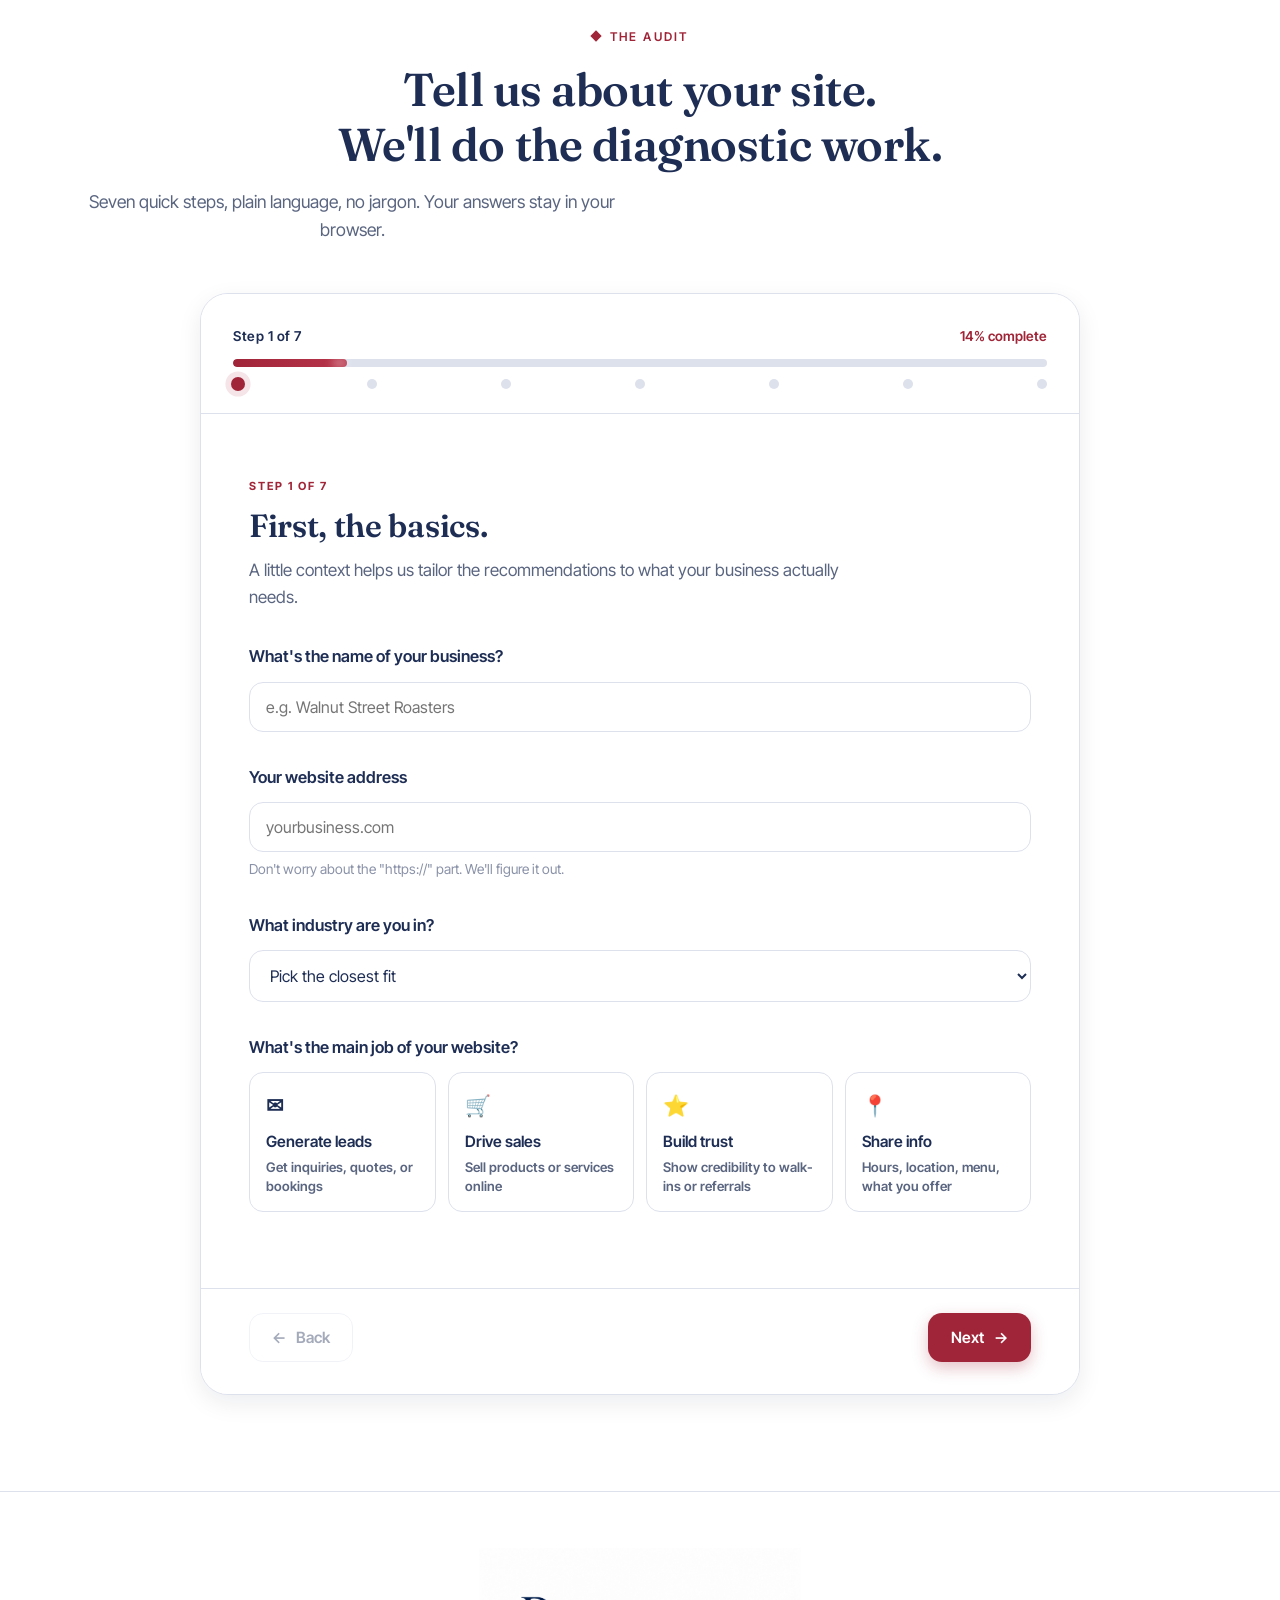
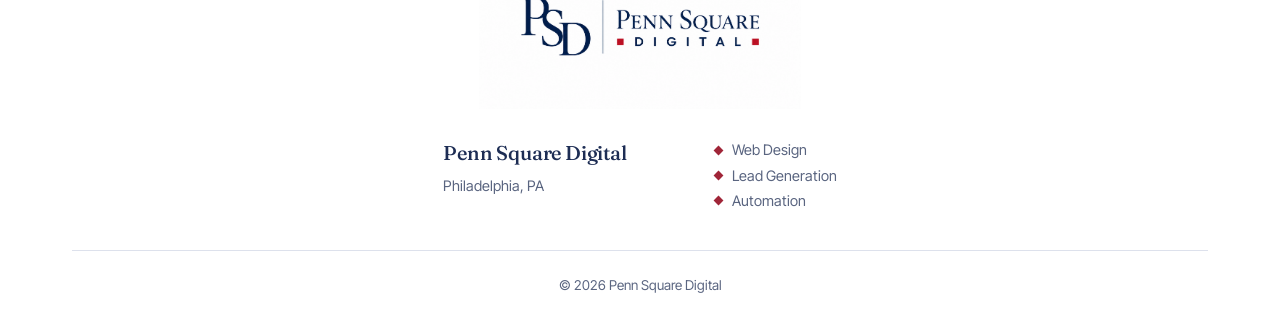
<file: audit/index.html>
<!DOCTYPE html>
<html lang="en">
<head>
  <meta charset="UTF-8" />
  <meta name="viewport" content="width=device-width, initial-scale=1.0, viewport-fit=cover" />
  <title>Free Website Audit &amp; Improvement Planner | Penn Square Digital</title>
  <meta name="description" content="A free, plain English website audit for Philadelphia small businesses. Answer seven questions and get a prioritized plan to fix what's costing you customers — in under three minutes.">
  <meta name="theme-color" content="#1d2d54">
  <meta name="robots" content="index, follow">
  <meta name="author" content="Penn Square Digital">

  <!-- Open Graph -->
  <meta property="og:type" content="website">
  <meta property="og:site_name" content="Penn Square Digital">
  <meta property="og:title" content="Free Website Audit &amp; Improvement Planner — Penn Square Digital">
  <meta property="og:description" content="Find out what's quietly losing your website customers. Seven plain-English questions, a prioritized action plan, no signup.">
  <meta property="og:image" content="https://pennsquaredigital.com/audit/images/psd-mark.png">
  <meta property="og:url" content="https://pennsquaredigital.com/audit/">
  <meta property="og:locale" content="en_US">

  <!-- Twitter Card -->
  <meta name="twitter:card" content="summary">
  <meta name="twitter:title" content="Free Website Audit — Penn Square Digital">
  <meta name="twitter:description" content="Seven plain-English questions. A prioritized action plan. No signup. Find out what your website is quietly losing.">
  <meta name="twitter:image" content="https://pennsquaredigital.com/audit/images/psd-mark.png">

  <link rel="canonical" href="https://pennsquaredigital.com/audit/">

  <link rel="preconnect" href="https://fonts.googleapis.com">
  <link rel="preconnect" href="https://fonts.gstatic.com" crossorigin>
  <link href="https://fonts.googleapis.com/css2?family=Fraunces:opsz,wght@9..144,400;9..144,500;9..144,600;9..144,700&family=Inter+Tight:wght@400;500;600;700&display=swap" rel="stylesheet">
  <link rel="icon" type="image/png" href="images/psd-mark.png" />
  <link rel="apple-touch-icon" href="images/psd-mark.png">
  <link rel="stylesheet" href="styles.css" />
</head>
<body>

  <!-- ============== HEADER / NAV ============== -->
  <header class="site-header">
    <div class="container header-inner">
      <a href="#top" class="brand">
        <img class="brand-mark" src="images/psd-mark.png" alt="Penn Square Digital" />
        <span class="brand-name">Penn Square Digital</span>
      </a>
      <nav class="site-nav" aria-label="Primary">
        <a href="#why-it-matters">Why it matters</a>
        <a href="#audit">The audit</a>
        <a href="#contact" class="nav-cta">Talk to us</a>
      </nav>
      <button class="nav-toggle" aria-label="Open menu" aria-expanded="false" aria-controls="mobile-menu" type="button">
        <span></span><span></span><span></span>
      </button>
    </div>
    <div class="mobile-menu" id="mobile-menu" aria-hidden="true">
      <ul class="mobile-menu-list">
        <li><a href="../">Home</a></li>
        <li><a href="#audit">Free Audit</a></li>
        <li><a href="#contact">Talk to Us</a></li>
      </ul>
    </div>
  </header>

  <main id="top">

    <!-- ============== HERO / URGENCY HOOK ============== -->
    <section class="hero">
      <div class="container hero-grid">
        <div class="hero-copy">
          <p class="eyebrow"><span class="diamond"></span> FREE WEBSITE AUDIT &amp; IMPROVEMENT PLANNER</p>
          <h1>
            Your website is quietly losing customers.
            <span class="hero-accent">Let's find out where.</span>
          </h1>
          <p class="hero-sub">
            Visitors form a subconscious opinion of your site in 50 milliseconds, and over half of mobile users leave pages that take more than three seconds to load. Answer seven plain English questions and we'll show you what's costing you leads, plus a prioritized plan to fix it.
          </p>

          <div class="hero-cta-row">
            <a href="#audit" class="btn btn-primary btn-lg" data-cta="hero">
              Start my free audit
              <span class="btn-arrow" aria-hidden="true">&rarr;</span>
            </a>
            <div class="hero-trust">
              <span class="trust-dot"></span>
              No signup. No credit card. Just answers.
            </div>
          </div>

          <ul class="hero-bullets">
            <li><span class="check" aria-hidden="true"></span> Seven quick questions</li>
            <li><span class="check" aria-hidden="true"></span> Built for non technical owners</li>
            <li><span class="check" aria-hidden="true"></span> Prioritized action plan at the end</li>
          </ul>
        </div>

        <aside class="hero-stat-card" aria-label="What the research shows">
          <div class="stat-card-header">
            <span class="pulse-dot" aria-hidden="true"></span>
            <span>WHAT THE RESEARCH SHOWS</span>
          </div>
          <div class="stat-counter-row">
            <div class="stat-counter">50<span class="counter-unit">ms</span></div>
            <div class="stat-label">is all visitors need to form a subconscious opinion of your website's interface.</div>
          </div>
          <div class="stat-divider"></div>
          <div class="stat-mini-row">
            <div class="stat-mini">
              <div class="stat-mini-value">53<span class="pct">%</span></div>
              <div class="stat-mini-label">of mobile users abandon pages that take over three seconds to load</div>
            </div>
            <div class="stat-mini">
              <div class="stat-mini-value">90<span class="pct">%</span></div>
              <div class="stat-mini-label">of website traffic comes from mobile devices</div>
            </div>
            <div class="stat-mini">
              <div class="stat-mini-value">42<span class="pct">%</span></div>
              <div class="stat-mini-label">conversion gap between mobile and desktop visitors</div>
            </div>
          </div>
        </aside>
      </div>
    </section>

    <!-- ============== WHY IT MATTERS ============== -->
    <section class="why-section" id="why-it-matters">
      <div class="container">
        <p class="eyebrow centered"><span class="diamond"></span> WHY THIS MATTERS</p>
        <h2 class="section-title centered">
          Every quiet website problem<br />has a real business cost.
        </h2>
        <p class="section-sub centered">
          You can't fix what you can't see. These are the patterns research shows actually move the needle for small business websites.
        </p>

        <figure class="why-illustration">
          <img src="images/illo-customer-path.png" alt="A customer arriving on a website hits friction and either bounces away as a lost customer or completes a purchase." />
          <figcaption>Every visit ends in one of two outcomes. Friction decides which.</figcaption>
        </figure>

        <div class="leak-grid">
          <article class="leak-card">
            <div class="leak-number"><span class="count" data-to="50">0</span><span class="leak-unit">ms</span></div>
            <div class="leak-title">To form a first impression</div>
            <p>Visitors form a subconscious opinion of an interface in fifty milliseconds. The look and feel above the fold is doing the heavy lifting before anyone reads a word.</p>
          </article>

          <article class="leak-card">
            <div class="leak-number"><span class="count" data-to="53">0</span><span class="leak-unit">%</span></div>
            <div class="leak-title">Abandon slow mobile pages</div>
            <p>Over half of mobile users abandon pages that take longer than three seconds to load. Search engines also prioritize mobile first rendering, so slow sites get penalized twice.</p>
          </article>

          <article class="leak-card">
            <div class="leak-number"><span class="count" data-to="90">0</span><span class="leak-unit">%</span></div>
            <div class="leak-title">Of your traffic is mobile</div>
            <p>If buttons are tiny, text needs zooming, or the layout jumps around on a phone, the majority of your audience hits friction immediately.</p>
          </article>

          <article class="leak-card">
            <div class="leak-number"><span class="count" data-to="60">0</span><span class="leak-unit">%</span></div>
            <div class="leak-title">Driven away by "Not Secure" warnings</div>
            <p>A missing SSL connection triggers browser warning pages that immediately drive away up to sixty percent of potential visitors. Search engines also rank unsecured sites lower.</p>
          </article>
        </div>
      </div>
    </section>

    <!-- ============== HOW IT WORKS ============== -->
    <section class="how-section" id="how-it-works">
      <div class="container">
        <div class="how-header">
          <p class="eyebrow"><span class="diamond"></span> HOW IT WORKS</p>
        </div>
        <figure class="how-illustration">
          <img src="images/illo-workflow.png" alt="Penn Square Digital website audit workflow: a broken website input is analyzed by the audit engine across performance, SEO, mobile usability, content, UX, and security, then output as a high quality website. Five steps below: in-depth audit, prioritized plan, action roadmap, implement and improve, grow your business." />
        </figure>
      </div>
    </section>

    <!-- ============== AUDIT WIZARD ============== -->
    <section class="audit-section" id="audit">
      <div class="container">
        <div class="audit-header">
          <p class="eyebrow"><span class="diamond"></span> THE AUDIT</p>
          <h2 class="section-title">
            Tell us about your site.<br />We'll do the diagnostic work.
          </h2>
          <p class="section-sub">
            Seven quick steps, plain language, no jargon. Your answers stay in your browser.
          </p>
        </div>

        <div class="wizard" role="region" aria-label="Website audit wizard">
          <!-- Progress -->
          <div class="wizard-progress">
            <div class="wizard-progress-meta">
              <span class="wizard-step-label">Step <span id="currentStepNum">1</span> of <span id="totalStepsNum">7</span></span>
              <span class="wizard-percent" id="wizardPercent">14% complete</span>
            </div>
            <div class="wizard-bar">
              <div class="wizard-bar-fill" id="wizardBarFill" style="width: 14%;"></div>
            </div>
            <div class="wizard-steps-row" id="wizardStepsRow" aria-hidden="true"></div>
          </div>

          <form id="auditForm" class="wizard-form" novalidate>

            <!-- ===== STEP 1: ABOUT YOUR BUSINESS ===== -->
            <fieldset class="step active" data-step="1" data-category="business">
              <legend class="step-eyebrow">STEP 1 OF 7</legend>
              <h3 class="step-title">First, the basics.</h3>
              <p class="step-sub">A little context helps us tailor the recommendations to what your business actually needs.</p>

              <div class="field">
                <label for="businessName">What's the name of your business?</label>
                <input type="text" id="businessName" name="businessName" placeholder="e.g. Walnut Street Roasters" required />
                <p class="field-error" data-for="businessName">Please tell us your business name.</p>
              </div>

              <div class="field">
                <label for="websiteUrl">Your website address</label>
                <input type="url" id="websiteUrl" name="websiteUrl" placeholder="yourbusiness.com" required />
                <p class="field-hint">Don't worry about the "https://" part. We'll figure it out.</p>
                <p class="field-error" data-for="websiteUrl">Please enter a valid website address.</p>
              </div>

              <div class="field">
                <label for="industry">What industry are you in?</label>
                <select id="industry" name="industry" required>
                  <option value="">Pick the closest fit</option>
                  <option>Restaurant or cafe</option>
                  <option>Home services (plumbing, HVAC, electrical, etc.)</option>
                  <option>Trades and contracting</option>
                  <option>Professional services (legal, accounting, consulting)</option>
                  <option>Health and wellness</option>
                  <option>Retail or e-commerce</option>
                  <option>Real estate</option>
                  <option>Salon, spa, or personal care</option>
                  <option>Nonprofit</option>
                  <option>Something else</option>
                </select>
                <p class="field-error" data-for="industry">Please pick an industry.</p>
              </div>

              <div class="field">
                <span class="field-label-group">What's the main job of your website?</span>
                <div class="choice-grid">
                  <label class="choice">
                    <input type="radio" name="primaryGoal" value="leads" required />
                    <span class="choice-card">
                      <span class="choice-icon">&#9993;</span>
                      <span class="choice-title">Generate leads</span>
                      <span class="choice-sub">Get inquiries, quotes, or bookings</span>
                    </span>
                  </label>
                  <label class="choice">
                    <input type="radio" name="primaryGoal" value="sales" />
                    <span class="choice-card">
                      <span class="choice-icon">&#128722;</span>
                      <span class="choice-title">Drive sales</span>
                      <span class="choice-sub">Sell products or services online</span>
                    </span>
                  </label>
                  <label class="choice">
                    <input type="radio" name="primaryGoal" value="trust" />
                    <span class="choice-card">
                      <span class="choice-icon">&#11088;</span>
                      <span class="choice-title">Build trust</span>
                      <span class="choice-sub">Show credibility to walk-ins or referrals</span>
                    </span>
                  </label>
                  <label class="choice">
                    <input type="radio" name="primaryGoal" value="info" />
                    <span class="choice-card">
                      <span class="choice-icon">&#128205;</span>
                      <span class="choice-title">Share info</span>
                      <span class="choice-sub">Hours, location, menu, what you offer</span>
                    </span>
                  </label>
                </div>
                <p class="field-error" data-for="primaryGoal">Pick the main job your site is doing.</p>
              </div>
            </fieldset>

            <!-- ===== STEP 2: FIRST IMPRESSION ===== -->
            <fieldset class="step" data-step="2" data-category="clarity">
              <legend class="step-eyebrow">STEP 2 OF 7</legend>
              <h3 class="step-title">The five second test.</h3>
              <p class="step-sub">Open your homepage on a device you don't use often. Count to five. Then answer honestly.</p>

              <div class="field">
                <span class="field-label-group">Could a stranger tell what your business does, who it's for, and what to do next?</span>
                <div class="choice-grid two-col">
                  <label class="choice">
                    <input type="radio" name="clarityFiveSec" value="yes" required />
                    <span class="choice-card">
                      <span class="choice-title">Yes, all three</span>
                      <span class="choice-sub">It's obvious within five seconds</span>
                    </span>
                  </label>
                  <label class="choice">
                    <input type="radio" name="clarityFiveSec" value="partly" />
                    <span class="choice-card">
                      <span class="choice-title">Sort of</span>
                      <span class="choice-sub">They'd get one or two of those</span>
                    </span>
                  </label>
                  <label class="choice">
                    <input type="radio" name="clarityFiveSec" value="no" />
                    <span class="choice-card">
                      <span class="choice-title">Honestly, no</span>
                      <span class="choice-sub">They'd have to dig around</span>
                    </span>
                  </label>
                  <label class="choice">
                    <input type="radio" name="clarityFiveSec" value="unsure" />
                    <span class="choice-card">
                      <span class="choice-title">Not sure</span>
                      <span class="choice-sub">Hard to see my own site fresh</span>
                    </span>
                  </label>
                </div>
                <p class="field-error" data-for="clarityFiveSec">Pick the one closest to your gut answer.</p>
              </div>

              <div class="field">
                <span class="field-label-group">Is there a clear "Get a quote", "Book now", or "Contact us" button visible without scrolling?</span>
                <div class="choice-grid two-col">
                  <label class="choice">
                    <input type="radio" name="ctaVisible" value="yes" required />
                    <span class="choice-card"><span class="choice-title">Yes, it's right there</span></span>
                  </label>
                  <label class="choice">
                    <input type="radio" name="ctaVisible" value="below" />
                    <span class="choice-card"><span class="choice-title">You have to scroll</span></span>
                  </label>
                  <label class="choice">
                    <input type="radio" name="ctaVisible" value="generic" />
                    <span class="choice-card"><span class="choice-title">It just says "Submit" or "Click here"</span></span>
                  </label>
                  <label class="choice">
                    <input type="radio" name="ctaVisible" value="none" />
                    <span class="choice-card"><span class="choice-title">There isn't one</span></span>
                  </label>
                </div>
                <p class="field-error" data-for="ctaVisible">Pick one.</p>
              </div>
            </fieldset>

            <!-- ===== STEP 3: MOBILE ===== -->
            <fieldset class="step" data-step="3" data-category="mobile">
              <legend class="step-eyebrow">STEP 3 OF 7</legend>
              <h3 class="step-title">Pull out your phone.</h3>
              <p class="step-sub">Over ninety percent of website traffic is mobile, and search engines prioritize mobile first rendering. So how does your site actually feel on a phone?</p>

              <div class="field">
                <span class="field-label-group">Can you tap menu items and buttons easily with your thumb, without zooming?</span>
                <div class="choice-grid two-col">
                  <label class="choice">
                    <input type="radio" name="mobileTaps" value="yes" required />
                    <span class="choice-card"><span class="choice-title">Yes, no problem</span></span>
                  </label>
                  <label class="choice">
                    <input type="radio" name="mobileTaps" value="sometimes" />
                    <span class="choice-card"><span class="choice-title">Sometimes I miss</span></span>
                  </label>
                  <label class="choice">
                    <input type="radio" name="mobileTaps" value="zoom" />
                    <span class="choice-card"><span class="choice-title">I have to pinch and zoom</span></span>
                  </label>
                  <label class="choice">
                    <input type="radio" name="mobileTaps" value="bad" />
                    <span class="choice-card"><span class="choice-title">It's basically unusable</span></span>
                  </label>
                </div>
                <p class="field-error" data-for="mobileTaps">Pick the one that matches.</p>
              </div>

              <div class="field slider-field">
                <label for="mobileFeel">On a scale from 1 to 10, how good does your site feel on a phone?</label>
                <p class="field-hint">1 means "I'm embarrassed". 10 means "I'd send it to a customer right now".</p>
                <div class="slider-wrap">
                  <input type="range" id="mobileFeel" name="mobileFeel" min="1" max="10" value="5" />
                  <div class="slider-value" id="mobileFeelValue">5</div>
                </div>
                <div class="slider-scale">
                  <span>Embarrassing</span>
                  <span>It's fine</span>
                  <span>Proud of it</span>
                </div>
              </div>

              <div class="field">
                <span class="field-label-group">Is your phone number tappable on mobile (one tap calls you)?</span>
                <div class="choice-grid two-col">
                  <label class="choice">
                    <input type="radio" name="mobileTapCall" value="yes" required />
                    <span class="choice-card"><span class="choice-title">Yes, it dials</span></span>
                  </label>
                  <label class="choice">
                    <input type="radio" name="mobileTapCall" value="no" />
                    <span class="choice-card"><span class="choice-title">No, it's just text</span></span>
                  </label>
                  <label class="choice">
                    <input type="radio" name="mobileTapCall" value="none" />
                    <span class="choice-card"><span class="choice-title">No phone number on the site</span></span>
                  </label>
                </div>
                <p class="field-error" data-for="mobileTapCall">Pick one.</p>
              </div>
            </fieldset>

            <!-- ===== STEP 4: SPEED ===== -->
            <fieldset class="step" data-step="4" data-category="performance">
              <legend class="step-eyebrow">STEP 4 OF 7</legend>
              <h3 class="step-title">How fast does it actually feel?</h3>
              <p class="step-sub">Open your site in a private window so you start fresh. No cache, no shortcuts. Then time it.</p>

              <div class="field">
                <span class="field-label-group">How long does your homepage take to fully load?</span>
                <div class="choice-grid two-col">
                  <label class="choice">
                    <input type="radio" name="loadTime" value="fast" required />
                    <span class="choice-card">
                      <span class="choice-title">Under 2 seconds</span>
                      <span class="choice-sub">Snappy and instant</span>
                    </span>
                  </label>
                  <label class="choice">
                    <input type="radio" name="loadTime" value="ok" />
                    <span class="choice-card">
                      <span class="choice-title">2 to 4 seconds</span>
                      <span class="choice-sub">Noticeable but okay</span>
                    </span>
                  </label>
                  <label class="choice">
                    <input type="radio" name="loadTime" value="slow" />
                    <span class="choice-card">
                      <span class="choice-title">4 to 8 seconds</span>
                      <span class="choice-sub">Long enough I'd tab away</span>
                    </span>
                  </label>
                  <label class="choice">
                    <input type="radio" name="loadTime" value="painful" />
                    <span class="choice-card">
                      <span class="choice-title">Over 8 seconds</span>
                      <span class="choice-sub">Or it just spins forever</span>
                    </span>
                  </label>
                </div>
                <p class="field-error" data-for="loadTime">Best guess is fine.</p>
              </div>

              <div class="field">
                <span class="field-label-group">When you tap a button or open the menu, does it react right away?</span>
                <div class="choice-grid two-col">
                  <label class="choice">
                    <input type="radio" name="responsiveness" value="instant" required />
                    <span class="choice-card"><span class="choice-title">Yes, instantly</span></span>
                  </label>
                  <label class="choice">
                    <input type="radio" name="responsiveness" value="laggy" />
                    <span class="choice-card"><span class="choice-title">There's a small lag</span></span>
                  </label>
                  <label class="choice">
                    <input type="radio" name="responsiveness" value="frozen" />
                    <span class="choice-card"><span class="choice-title">It feels frozen or sluggish</span></span>
                  </label>
                </div>
                <p class="field-error" data-for="responsiveness">Pick one.</p>
              </div>

              <div class="field">
                <span class="field-label-group">Does text or images jump around while the page is loading?</span>
                <div class="choice-grid two-col">
                  <label class="choice">
                    <input type="radio" name="layoutShift" value="never" required />
                    <span class="choice-card"><span class="choice-title">Never. It loads in place.</span></span>
                  </label>
                  <label class="choice">
                    <input type="radio" name="layoutShift" value="sometimes" />
                    <span class="choice-card"><span class="choice-title">A little, on slower connections</span></span>
                  </label>
                  <label class="choice">
                    <input type="radio" name="layoutShift" value="lots" />
                    <span class="choice-card"><span class="choice-title">Yes, things shift constantly</span></span>
                  </label>
                </div>
                <p class="field-error" data-for="layoutShift">Pick one.</p>
              </div>
            </fieldset>

            <!-- ===== STEP 5: TRUST & SECURITY ===== -->
            <fieldset class="step" data-step="5" data-category="trust">
              <legend class="step-eyebrow">STEP 5 OF 7</legend>
              <h3 class="step-title">Do you look trustworthy at a glance?</h3>
              <p class="step-sub">Visitors form a subconscious opinion of your site in about fifty milliseconds. These small signals do most of the heavy lifting in that window.</p>

              <div class="field">
                <span class="field-label-group">Does a padlock icon show in the browser bar, or do you see a "Not secure" warning?</span>
                <div class="choice-grid two-col">
                  <label class="choice">
                    <input type="radio" name="ssl" value="secure" required />
                    <span class="choice-card"><span class="choice-title">Padlock is there</span></span>
                  </label>
                  <label class="choice">
                    <input type="radio" name="ssl" value="warning" />
                    <span class="choice-card"><span class="choice-title">It says "Not secure"</span></span>
                  </label>
                  <label class="choice">
                    <input type="radio" name="ssl" value="unsure" />
                    <span class="choice-card"><span class="choice-title">I'm not sure</span></span>
                  </label>
                </div>
                <p class="field-error" data-for="ssl">Quick check, then pick one.</p>
              </div>

              <div class="field">
                <span class="field-label-group">Which of these trust signals are visible on your homepage?</span>
                <p class="field-hint">Check every one that applies. Honesty here gets you a better plan.</p>
                <div class="check-grid">
                  <label class="check-card">
                    <input type="checkbox" name="trustSignals" value="reviews" />
                    <span class="check-card-inner">
                      <span class="check-box" aria-hidden="true"></span>
                      <span class="check-text">
                        <strong>Customer reviews or testimonials</strong>
                        <span>Real names or photos beat anonymous quotes.</span>
                      </span>
                    </span>
                  </label>
                  <label class="check-card">
                    <input type="checkbox" name="trustSignals" value="address" />
                    <span class="check-card-inner">
                      <span class="check-box" aria-hidden="true"></span>
                      <span class="check-text">
                        <strong>Local address or service area</strong>
                        <span>Tells Google and customers you're real.</span>
                      </span>
                    </span>
                  </label>
                  <label class="check-card">
                    <input type="checkbox" name="trustSignals" value="phone" />
                    <span class="check-card-inner">
                      <span class="check-box" aria-hidden="true"></span>
                      <span class="check-text">
                        <strong>Phone number prominently displayed</strong>
                        <span>Top of page, not buried in the footer.</span>
                      </span>
                    </span>
                  </label>
                  <label class="check-card">
                    <input type="checkbox" name="trustSignals" value="photos" />
                    <span class="check-card-inner">
                      <span class="check-box" aria-hidden="true"></span>
                      <span class="check-text">
                        <strong>Real photos of you, your team, or your work</strong>
                        <span>Not stock photos. People know the difference.</span>
                      </span>
                    </span>
                  </label>
                  <label class="check-card">
                    <input type="checkbox" name="trustSignals" value="badges" />
                    <span class="check-card-inner">
                      <span class="check-box" aria-hidden="true"></span>
                      <span class="check-text">
                        <strong>Licenses, certifications, or awards</strong>
                        <span>BBB, industry badges, "as seen in" mentions.</span>
                      </span>
                    </span>
                  </label>
                  <label class="check-card">
                    <input type="checkbox" name="trustSignals" value="years" />
                    <span class="check-card-inner">
                      <span class="check-box" aria-hidden="true"></span>
                      <span class="check-text">
                        <strong>How long you've been in business</strong>
                        <span>Year founded or "family owned since" style notes.</span>
                      </span>
                    </span>
                  </label>
                </div>
              </div>
            </fieldset>

            <!-- ===== STEP 6: CONTENT & SEO ===== -->
            <fieldset class="step" data-step="6" data-category="seo">
              <legend class="step-eyebrow">STEP 6 OF 7</legend>
              <h3 class="step-title">Can people actually find you?</h3>
              <p class="step-sub">Technical SEO is the highest weighted area of a site audit because indexing problems make everything else invisible. A few quick questions tell us where you stand.</p>

              <div class="field">
                <span class="field-label-group">Google your business name and your city right now. Where does your website show up?</span>
                <div class="choice-grid two-col">
                  <label class="choice">
                    <input type="radio" name="searchRank" value="first" required />
                    <span class="choice-card"><span class="choice-title">Top result</span></span>
                  </label>
                  <label class="choice">
                    <input type="radio" name="searchRank" value="firstPage" />
                    <span class="choice-card"><span class="choice-title">First page somewhere</span></span>
                  </label>
                  <label class="choice">
                    <input type="radio" name="searchRank" value="buried" />
                    <span class="choice-card"><span class="choice-title">Page two or worse</span></span>
                  </label>
                  <label class="choice">
                    <input type="radio" name="searchRank" value="nowhere" />
                    <span class="choice-card"><span class="choice-title">Can't find it at all</span></span>
                  </label>
                </div>
                <p class="field-error" data-for="searchRank">Quick search, then pick one.</p>
              </div>

              <div class="field">
                <span class="field-label-group">Do you have a Google Business Profile, and is it up to date?</span>
                <div class="choice-grid two-col">
                  <label class="choice">
                    <input type="radio" name="gbp" value="active" required />
                    <span class="choice-card"><span class="choice-title">Yes, active and current</span></span>
                  </label>
                  <label class="choice">
                    <input type="radio" name="gbp" value="stale" />
                    <span class="choice-card"><span class="choice-title">Yes, but it's stale</span></span>
                  </label>
                  <label class="choice">
                    <input type="radio" name="gbp" value="never" />
                    <span class="choice-card"><span class="choice-title">Never set one up</span></span>
                  </label>
                  <label class="choice">
                    <input type="radio" name="gbp" value="unsure" />
                    <span class="choice-card"><span class="choice-title">Not sure what that is</span></span>
                  </label>
                </div>
                <p class="field-error" data-for="gbp">Pick the closest one.</p>
              </div>

              <div class="field">
                <span class="field-label-group">When was your website last meaningfully updated?</span>
                <div class="choice-grid two-col">
                  <label class="choice">
                    <input type="radio" name="lastUpdate" value="recent" required />
                    <span class="choice-card"><span class="choice-title">Within the last 3 months</span></span>
                  </label>
                  <label class="choice">
                    <input type="radio" name="lastUpdate" value="thisYear" />
                    <span class="choice-card"><span class="choice-title">Sometime this year</span></span>
                  </label>
                  <label class="choice">
                    <input type="radio" name="lastUpdate" value="aWhile" />
                    <span class="choice-card"><span class="choice-title">Over a year ago</span></span>
                  </label>
                  <label class="choice">
                    <input type="radio" name="lastUpdate" value="never" />
                    <span class="choice-card"><span class="choice-title">Never since launch</span></span>
                  </label>
                </div>
                <p class="field-error" data-for="lastUpdate">Pick one.</p>
              </div>
            </fieldset>

            <!-- ===== STEP 7: PRIORITIES ===== -->
            <fieldset class="step" data-step="7" data-category="priorities">
              <legend class="step-eyebrow">STEP 7 OF 7</legend>
              <h3 class="step-title">Last one. What matters most to you?</h3>
              <p class="step-sub">We'll weight your action plan around what you actually care about.</p>

              <div class="field">
                <span class="field-label-group">Pick up to three priorities for the next 90 days.</span>
                <div class="check-grid">
                  <label class="check-card">
                    <input type="checkbox" name="priorities" value="leads" />
                    <span class="check-card-inner">
                      <span class="check-box" aria-hidden="true"></span>
                      <span class="check-text">
                        <strong>More leads</strong>
                        <span>Form fills, calls, booked appointments.</span>
                      </span>
                    </span>
                  </label>
                  <label class="check-card">
                    <input type="checkbox" name="priorities" value="speed" />
                    <span class="check-card-inner">
                      <span class="check-box" aria-hidden="true"></span>
                      <span class="check-text">
                        <strong>Faster site</strong>
                        <span>Stop losing impatient visitors.</span>
                      </span>
                    </span>
                  </label>
                  <label class="check-card">
                    <input type="checkbox" name="priorities" value="search" />
                    <span class="check-card-inner">
                      <span class="check-box" aria-hidden="true"></span>
                      <span class="check-text">
                        <strong>Better search rankings</strong>
                        <span>Show up when locals search.</span>
                      </span>
                    </span>
                  </label>
                  <label class="check-card">
                    <input type="checkbox" name="priorities" value="mobile" />
                    <span class="check-card-inner">
                      <span class="check-box" aria-hidden="true"></span>
                      <span class="check-text">
                        <strong>Mobile experience</strong>
                        <span>Make the phone version actually good.</span>
                      </span>
                    </span>
                  </label>
                  <label class="check-card">
                    <input type="checkbox" name="priorities" value="design" />
                    <span class="check-card-inner">
                      <span class="check-box" aria-hidden="true"></span>
                      <span class="check-text">
                        <strong>Modern look and feel</strong>
                        <span>Stop looking like 2014.</span>
                      </span>
                    </span>
                  </label>
                  <label class="check-card">
                    <input type="checkbox" name="priorities" value="trust" />
                    <span class="check-card-inner">
                      <span class="check-box" aria-hidden="true"></span>
                      <span class="check-text">
                        <strong>Build credibility</strong>
                        <span>Reviews, photos, trust signals.</span>
                      </span>
                    </span>
                  </label>
                </div>
                <p class="field-hint">Up to three. Pick what would move the needle most.</p>
              </div>

              <div class="field">
                <label for="email">Where should we send a copy of your action plan? (Optional)</label>
                <input type="email" id="email" name="email" placeholder="you@yourbusiness.com" />
                <p class="field-hint">We won't share it. You'll still see the plan on screen either way.</p>
              </div>
            </fieldset>

            <!-- Wizard controls -->
            <div class="wizard-controls">
              <button type="button" class="btn btn-ghost" id="prevBtn" disabled>
                <span class="btn-arrow back" aria-hidden="true">&larr;</span>
                Back
              </button>

              <button type="button" class="btn btn-primary" id="nextBtn">
                Next
                <span class="btn-arrow" aria-hidden="true">&rarr;</span>
              </button>

              <button type="button" class="btn btn-primary btn-finish" id="finishBtn" hidden>
                See my action plan
                <span class="btn-arrow" aria-hidden="true">&rarr;</span>
              </button>
            </div>
          </form>
        </div>
      </div>
    </section>

    <!-- ============== RESULTS / ACTION PLAN ============== -->
    <section class="results-section" id="results" hidden>
      <div class="container">

        <!-- Score reveal -->
        <div class="results-header">
          <p class="eyebrow"><span class="diamond"></span> YOUR RESULTS</p>
          <h2 class="section-title" id="resultsHeadline">Here's where your site stands.</h2>
          <p class="section-sub" id="resultsSub">A composite score across the five things that move the needle for small business websites.</p>
        </div>

        <!-- Personalized industry intro -->
        <div id="industryIntro"></div>

        <div class="score-row">
          <div class="score-card">
            <div class="score-ring-wrap">
              <svg class="score-ring" viewBox="0 0 200 200" aria-hidden="true">
                <circle cx="100" cy="100" r="86" class="ring-bg"></circle>
                <circle cx="100" cy="100" r="86" class="ring-fg" id="scoreRing"></circle>
              </svg>
              <div class="score-center">
                <div class="score-number" id="scoreNumber">0</div>
                <div class="score-out-of">out of 100</div>
              </div>
            </div>
            <div class="score-grade" id="scoreGrade">Calculating</div>
            <p class="score-takeaway" id="scoreTakeaway"></p>
          </div>

          <div class="category-bars">
            <h3 class="category-title">How you scored, by area</h3>
            <ul id="categoryList" class="category-list"></ul>
          </div>
        </div>

        <!-- Loss aversion callout -->
        <div class="loss-callout" id="lossCallout">
          <div class="loss-icon" aria-hidden="true">&#9888;</div>
          <div class="loss-text">
            <h4 id="lossHeadline">What this is costing you</h4>
            <p id="lossBody"></p>
          </div>
        </div>

        <!-- Answer summary -->
        <section class="answer-summary" id="answerSummary"></section>

        <!-- Action plan -->
        <div class="plan-header">
          <div>
            <p class="eyebrow"><span class="diamond"></span> YOUR ACTION PLAN</p>
            <h3 class="section-title">Fix these in order. Watch your score climb.</h3>
            <p class="section-sub">Each item shows why it matters, how to fix it, and the business impact. Check them off as you go.</p>
          </div>
          <div class="plan-progress-wrap">
            <div class="plan-progress-label">
              <span><span id="completedCount">0</span> of <span id="totalCount">0</span> done</span>
              <span id="planPercent">0%</span>
            </div>
            <div class="plan-progress-bar">
              <div class="plan-progress-fill" id="planProgressFill"></div>
            </div>
          </div>
        </div>

        <!-- Filters -->
        <div class="plan-filters" role="tablist" aria-label="Filter action items">
          <button class="filter-pill active" data-filter="all" role="tab" aria-selected="true">All fixes</button>
          <button class="filter-pill" data-filter="critical" role="tab" aria-selected="false">
            <span class="pill-dot pill-dot-red"></span> Critical
          </button>
          <button class="filter-pill" data-filter="high" role="tab" aria-selected="false">
            <span class="pill-dot pill-dot-orange"></span> High impact
          </button>
          <button class="filter-pill" data-filter="quick" role="tab" aria-selected="false">
            <span class="pill-dot pill-dot-green"></span> Quick wins
          </button>
        </div>

        <!-- Recommendation cards -->
        <div class="plan-grid" id="planGrid"></div>

        <!-- Badges -->
        <div class="badges-section">
          <h3 class="badges-title">Badges earned</h3>
          <p class="badges-sub">Knock out action items to unlock them.</p>
          <div class="badges-row" id="badgesRow"></div>
        </div>

        <!-- Final CTA -->
        <div class="results-cta" id="contact">
          <h3>Want Penn Square Digital to handle this for you?</h3>
          <p>Free strategy call. We'll walk through your action plan together and tell you exactly what we'd tackle first, no pitch required.</p>
          <div class="results-cta-row">
            <a href="#" class="btn btn-primary btn-lg" id="bookCallBtn">Book a free strategy call</a>
            <button type="button" class="btn btn-ghost" id="restartBtn">Run the audit again</button>
          </div>
        </div>

      </div>
    </section>

  </main>

  <!-- ============== FOOTER ============== -->
  <footer class="site-footer">
    <div class="container">
      <img src="images/psd-lockup.png" alt="Penn Square Digital" class="foot-logo" loading="lazy" width="600" height="250" />
      <div class="foot-grid">
        <div>
          <div class="foot-brand">Penn Square Digital</div>
          <div class="foot-meta">Philadelphia, PA</div>
        </div>
        <div class="foot-services">
          <div class="foot-meta">Web Design</div>
          <div class="foot-meta">Lead Generation</div>
          <div class="foot-meta">Automation</div>
        </div>
      </div>
      <div class="foot-bar">&copy; 2026 Penn Square Digital</div>
    </div>
  </footer>

  <!-- Celebration confetti container -->
  <div class="confetti-root" id="confettiRoot" aria-hidden="true"></div>

  <script src="script.js"></script>
  <script>
    // Mobile hamburger menu
    (function() {
      const navToggle = document.querySelector('.nav-toggle');
      const mobileMenu = document.getElementById('mobile-menu');
      function setMenuOpen(open) {
        if (!mobileMenu || !navToggle) return;
        mobileMenu.classList.toggle('open', open);
        navToggle.classList.toggle('open', open);
        navToggle.setAttribute('aria-expanded', String(open));
        mobileMenu.setAttribute('aria-hidden', String(!open));
        document.body.classList.toggle('menu-locked', open);
      }
      navToggle?.addEventListener('click', () => setMenuOpen(!mobileMenu.classList.contains('open')));
      mobileMenu?.querySelectorAll('a').forEach(a => a.addEventListener('click', () => setMenuOpen(false)));
      document.addEventListener('keydown', (e) => { if (e.key === 'Escape') setMenuOpen(false); });
    })();
  </script>
</body>
</html>
</file>
<file: audit/styles.css>
/* =========================================================
   Penn Square Digital — Website Audit & Improvement Planner
   Brand: deep navy + crimson, serif display + sans body
   ========================================================= */

/* ---------- TOKENS (aligned with PSD main site) ---------- */
:root {
  /* Brand — navy */
  --navy-900: #15224a;
  --navy-800: #1d2d54;
  --navy-700: #2a3a66;
  --navy-600: #4a5478;
  --navy-100: #dde1ec;

  /* Brand — crimson */
  --crimson-700: #8a1f30;
  --crimson-600: #a02538;
  --crimson-500: #b8344a;
  --crimson-100: #f5e4e8;

  /* Surfaces & ink — PSD palette (white background, navy ink) */
  --cream: #ffffff;
  --paper: #ffffff;
  --ink: #1d2d54;
  --ink-soft: #5a6580;
  --muted: #8a92a8;
  --line: #dde1ec;
  --line-soft: #eef0f5;

  /* Status */
  --red: #EF4444;
  --orange: #F97316;
  --green: #22C55E;
  --red-100: #FEE2E2;
  --orange-100: #FFEDD5;
  --green-100: #DCFCE7;

  /* Fonts — Fraunces serif + Inter Tight sans (matches PSD main) */
  --serif: 'Fraunces', Georgia, serif;
  --sans: 'Inter Tight', 'Inter', -apple-system, BlinkMacSystemFont, 'Segoe UI', Roboto, sans-serif;

  /* Spacing scale */
  --s-1: 4px;
  --s-2: 8px;
  --s-3: 12px;
  --s-4: 16px;
  --s-5: 24px;
  --s-6: 32px;
  --s-7: 48px;
  --s-8: 64px;
  --s-9: 96px;

  --radius-sm: 8px;
  --radius: 14px;
  --radius-lg: 20px;
  --radius-xl: 28px;

  --shadow-sm: 0 1px 2px rgba(15, 25, 51, 0.06);
  --shadow: 0 8px 24px rgba(15, 25, 51, 0.08);
  --shadow-lg: 0 24px 60px rgba(15, 25, 51, 0.18);

  --t-base: cubic-bezier(0.4, 0, 0.2, 1);
  --t-bounce: cubic-bezier(0.34, 1.56, 0.64, 1);
}

/* ---------- RESET ---------- */
*, *::before, *::after { box-sizing: border-box; }
html { scroll-behavior: smooth; }
body {
  margin: 0;
  font-family: var(--sans);
  font-size: 17px;
  line-height: 1.6;
  color: var(--ink);
  background: var(--cream);
  -webkit-font-smoothing: antialiased;
  -moz-osx-font-smoothing: grayscale;
}
img, svg { max-width: 100%; display: block; }
button { font-family: inherit; cursor: pointer; border: none; background: none; }
input, select, textarea { font-family: inherit; font-size: inherit; }
a { color: var(--navy-800); text-decoration: none; transition: color 0.2s var(--t-base); }
a:hover { color: var(--crimson-600); }
ul { padding: 0; margin: 0; list-style: none; }

/* Container */
.container {
  width: 100%;
  max-width: 1200px;
  margin: 0 auto;
  padding: 0 var(--s-5);
}
@media (min-width: 768px) {
  .container { padding: 0 var(--s-6); }
}

/* ---------- TYPOGRAPHY ---------- */
h1, h2, h3, h4 {
  font-family: var(--serif);
  font-weight: 600;
  line-height: 1.15;
  color: var(--navy-800);
  margin: 0;
  letter-spacing: -0.01em;
}
h1 { font-size: clamp(2.4rem, 5vw, 4rem); }
h2.section-title { font-size: clamp(1.9rem, 3.6vw, 3rem); line-height: 1.2; }
h3 { font-size: clamp(1.4rem, 2vw, 1.8rem); }

.eyebrow {
  display: inline-flex;
  align-items: center;
  gap: 10px;
  font-family: var(--sans);
  font-size: 0.75rem;
  font-weight: 600;
  letter-spacing: 0.18em;
  color: var(--crimson-600);
  text-transform: uppercase;
  margin: 0 0 var(--s-4);
}
.eyebrow.centered { justify-content: center; }
.diamond {
  width: 8px;
  height: 8px;
  background: var(--crimson-600);
  transform: rotate(45deg);
  display: inline-block;
}

.section-title.centered, .section-sub.centered { text-align: center; }
.section-sub {
  font-size: 1.1rem;
  color: var(--ink-soft);
  max-width: 56ch;
  margin: var(--s-4) 0 0;
}
.section-sub.centered { margin-left: auto; margin-right: auto; }

/* ---------- BUTTONS ---------- */
.btn {
  display: inline-flex;
  align-items: center;
  justify-content: center;
  gap: 10px;
  padding: 14px 22px;
  font-weight: 600;
  font-size: 0.97rem;
  border-radius: var(--radius);
  transition: all 0.22s var(--t-base);
  white-space: nowrap;
  border: 1.5px solid transparent;
  position: relative;
}
.btn-lg { padding: 18px 28px; font-size: 1.05rem; }
.btn-primary {
  background: var(--crimson-600);
  color: white;
  box-shadow: 0 6px 16px rgba(160, 37, 56,0.28);
}
.btn-primary:hover {
  background: var(--crimson-700);
  color: white;
  transform: translateY(-2px);
  box-shadow: 0 10px 22px rgba(160, 37, 56,0.34);
}
.btn-primary:active { transform: translateY(0); }
.btn-ghost {
  background: transparent;
  color: var(--navy-800);
  border-color: var(--navy-100);
}
.btn-ghost:hover { background: var(--navy-100); color: var(--navy-800); }
.btn-ghost:disabled {
  opacity: 0.4;
  cursor: not-allowed;
  transform: none;
}
.btn-arrow {
  display: inline-block;
  transition: transform 0.22s var(--t-base);
}
.btn:hover .btn-arrow { transform: translateX(4px); }
.btn:hover .btn-arrow.back { transform: translateX(-4px); }

/* ---------- HEADER ---------- */
.site-header {
  background: var(--navy-800);
  color: white;
  position: sticky;
  top: 0;
  z-index: 50;
  box-shadow: 0 1px 0 rgba(255, 255, 255, 0.05);
}
.header-inner {
  display: flex;
  align-items: center;
  justify-content: space-between;
  height: 68px;
}
.brand {
  display: inline-flex;
  align-items: center;
  gap: 12px;
  color: white;
}
.brand:hover { color: white; }
.brand-mark {
  width: 36px;
  height: 36px;
  border-radius: 8px;
  display: block;
  flex-shrink: 0;
}
.brand-name {
  font-family: var(--serif);
  font-weight: 500;
  font-size: 22px;
  letter-spacing: -0.02em;
}
.site-nav {
  display: none;
  align-items: center;
  gap: var(--s-5);
}
.site-nav a {
  color: rgba(255, 255, 255, 0.78);
  font-weight: 500;
  font-size: 0.93rem;
}
.site-nav a:hover { color: white; }
.nav-cta {
  background: var(--crimson-600);
  color: white !important;
  padding: 10px 18px;
  border-radius: 10px;
}
.nav-cta:hover { background: var(--crimson-700); }
@media (min-width: 768px) {
  .site-nav { display: inline-flex; }
}

/* Hamburger */
.nav-toggle {
  display: inline-block;
  width: 40px;
  height: 40px;
  background: transparent;
  border: none;
  padding: 8px;
  cursor: pointer;
  position: relative;
  z-index: 110;
}
.nav-toggle span {
  display: block;
  width: 24px;
  height: 2px;
  background: #ffffff;
  margin: 5px auto;
  border-radius: 1px;
  transition: transform 0.3s var(--t-base), opacity 0.25s var(--t-base);
}
.nav-toggle.open span:nth-child(1) { transform: translateY(7px) rotate(45deg); }
.nav-toggle.open span:nth-child(2) { opacity: 0; }
.nav-toggle.open span:nth-child(3) { transform: translateY(-7px) rotate(-45deg); }
@media (min-width: 768px) { .nav-toggle { display: none; } }

/* Mobile menu overlay */
.mobile-menu {
  position: fixed;
  inset: 0;
  background: var(--ink);
  z-index: 100;
  opacity: 0;
  visibility: hidden;
  transition: opacity 0.35s var(--t-base), visibility 0.35s var(--t-base);
  display: flex;
  align-items: center;
  justify-content: center;
}
.mobile-menu.open { opacity: 1; visibility: visible; }
.mobile-menu-list {
  list-style: none;
  margin: 0;
  padding: 0;
  text-align: center;
}
.mobile-menu-list li {
  margin: 22px 0;
  opacity: 0;
  transform: translateY(20px);
  transition: opacity 0.4s var(--t-base), transform 0.4s var(--t-base);
}
.mobile-menu.open .mobile-menu-list li { opacity: 1; transform: translateY(0); }
.mobile-menu.open .mobile-menu-list li:nth-child(1) { transition-delay: 0.12s; }
.mobile-menu.open .mobile-menu-list li:nth-child(2) { transition-delay: 0.20s; }
.mobile-menu.open .mobile-menu-list li:nth-child(3) { transition-delay: 0.28s; }
.mobile-menu-list a {
  display: inline-block;
  font-family: var(--serif);
  font-size: 32px;
  font-weight: 500;
  color: #ffffff;
  letter-spacing: -0.015em;
  line-height: 1.2;
  padding: 6px 12px;
  border-bottom: 1.5px solid transparent;
  transition: color 0.25s, border-color 0.25s;
}
.mobile-menu-list a:hover { color: var(--crimson-500); border-bottom-color: var(--crimson-500); }
body.menu-locked { overflow: hidden; }

/* ---------- HERO ---------- */
.hero {
  background:
    radial-gradient(circle at 15% 0%, rgba(160, 37, 56,0.06), transparent 50%),
    radial-gradient(circle at 85% 100%, rgba(26, 37, 71, 0.05), transparent 50%),
    var(--cream);
  padding: var(--s-8) 0 var(--s-9);
  position: relative;
  overflow: hidden;
}
.hero-grid {
  display: grid;
  grid-template-columns: 1fr;
  gap: var(--s-7);
  align-items: center;
}
@media (min-width: 992px) {
  .hero-grid { grid-template-columns: 1.05fr 0.95fr; gap: var(--s-8); }
}
.hero-copy h1 {
  margin-bottom: var(--s-5);
}
.hero-accent {
  display: block;
  color: var(--crimson-600);
  font-style: italic;
  font-weight: 500;
}
.hero-sub {
  font-size: 1.15rem;
  color: var(--ink-soft);
  max-width: 56ch;
  margin: 0 0 var(--s-6);
}
.hero-cta-row {
  display: flex;
  flex-direction: column;
  align-items: flex-start;
  gap: var(--s-4);
  margin-bottom: var(--s-6);
}
@media (min-width: 560px) {
  .hero-cta-row { flex-direction: row; align-items: center; gap: var(--s-5); }
}
.hero-trust {
  display: inline-flex;
  align-items: center;
  gap: 8px;
  font-size: 0.9rem;
  color: var(--ink-soft);
}
.trust-dot {
  width: 8px; height: 8px; border-radius: 50%;
  background: var(--green);
  box-shadow: 0 0 0 4px rgba(34, 197, 94, 0.18);
}
.hero-bullets {
  display: flex;
  flex-wrap: wrap;
  gap: var(--s-3) var(--s-5);
}
.hero-bullets li {
  display: inline-flex;
  align-items: center;
  gap: 8px;
  font-size: 0.93rem;
  color: var(--ink-soft);
}
.check {
  width: 16px; height: 16px;
  border-radius: 50%;
  background: var(--crimson-600);
  position: relative;
  flex-shrink: 0;
}
.check::after {
  content: '';
  position: absolute;
  left: 4px; top: 2px;
  width: 5px; height: 9px;
  border: solid white;
  border-width: 0 2px 2px 0;
  transform: rotate(45deg);
}

/* Hero stat card */
.hero-stat-card {
  background: var(--navy-800);
  color: white;
  border-radius: var(--radius-xl);
  padding: var(--s-6);
  position: relative;
  overflow: hidden;
  box-shadow: var(--shadow-lg);
}
.hero-stat-card::before {
  content: '';
  position: absolute;
  top: 0; right: 0;
  width: 220px; height: 220px;
  background: radial-gradient(circle, rgba(160, 37, 56,0.22), transparent 70%);
  border-radius: 50%;
  transform: translate(40%, -40%);
}
.stat-card-header {
  display: inline-flex;
  align-items: center;
  gap: 10px;
  font-size: 0.7rem;
  font-weight: 700;
  letter-spacing: 0.18em;
  color: rgba(255, 255, 255, 0.7);
  margin-bottom: var(--s-5);
  position: relative;
}
.pulse-dot {
  width: 8px; height: 8px; border-radius: 50%;
  background: var(--crimson-500);
  box-shadow: 0 0 0 0 rgba(221, 41, 66, 0.7);
  animation: pulse 2s infinite;
}
@keyframes pulse {
  0% { box-shadow: 0 0 0 0 rgba(221, 41, 66, 0.7); }
  70% { box-shadow: 0 0 0 12px rgba(221, 41, 66, 0); }
  100% { box-shadow: 0 0 0 0 rgba(221, 41, 66, 0); }
}
.stat-counter-row { position: relative; }
.stat-counter {
  font-family: var(--serif);
  font-size: clamp(3rem, 6vw, 4.5rem);
  font-weight: 700;
  color: var(--crimson-500);
  line-height: 1;
  margin-bottom: var(--s-3);
  letter-spacing: -0.02em;
}
.counter-unit {
  font-size: 0.45em;
  color: var(--crimson-500);
  margin-left: 6px;
  font-weight: 600;
  letter-spacing: 0;
}
.stat-label {
  font-size: 0.95rem;
  color: rgba(255, 255, 255, 0.78);
  max-width: 36ch;
}
.stat-divider {
  height: 1px;
  background: rgba(255, 255, 255, 0.1);
  margin: var(--s-6) 0;
}
.stat-mini-row {
  display: grid;
  grid-template-columns: repeat(3, 1fr);
  gap: var(--s-4);
}
.stat-mini-value {
  font-family: var(--serif);
  font-size: 1.7rem;
  font-weight: 700;
  color: white;
  line-height: 1;
  margin-bottom: 6px;
}
.pct { color: var(--crimson-500); font-size: 0.9em; }
.stat-mini-label {
  font-size: 0.78rem;
  color: rgba(255, 255, 255, 0.65);
  line-height: 1.4;
}

/* ---------- WHY IT MATTERS ---------- */
.why-section {
  padding: var(--s-9) 0;
  background: var(--paper);
  border-top: 1px solid var(--line);
  border-bottom: 1px solid var(--line);
}
.why-section .eyebrow { display: flex; }
.leak-grid {
  display: grid;
  grid-template-columns: 1fr;
  gap: var(--s-5);
  margin-top: var(--s-7);
}
@media (min-width: 560px) { .leak-grid { grid-template-columns: repeat(2, 1fr); } }
@media (min-width: 992px) { .leak-grid { grid-template-columns: repeat(4, 1fr); } }

.leak-card {
  background: var(--cream);
  border: 1px solid var(--line);
  border-radius: var(--radius-lg);
  padding: var(--s-6);
  position: relative;
  transition: transform 0.3s var(--t-base), box-shadow 0.3s var(--t-base), border-color 0.3s var(--t-base);
}
.leak-card:hover {
  transform: translateY(-4px);
  box-shadow: var(--shadow);
  border-color: var(--crimson-600);
}
.leak-number {
  font-family: var(--serif);
  font-size: 3.2rem;
  font-weight: 700;
  color: var(--crimson-600);
  line-height: 1;
  margin-bottom: var(--s-4);
  letter-spacing: -0.02em;
}
.leak-unit { font-size: 1.6rem; vertical-align: top; margin-left: 4px; }
.leak-title {
  font-family: var(--serif);
  font-size: 1.15rem;
  font-weight: 600;
  color: var(--navy-800);
  margin-bottom: var(--s-3);
}
.leak-card p { color: var(--ink-soft); font-size: 0.95rem; margin: 0; }

/* ---------- WHY ILLUSTRATION ---------- */
.why-illustration {
  margin: var(--s-7) auto var(--s-4);
  max-width: 560px;
  text-align: center;
}
.why-illustration img {
  width: 100%;
  height: auto;
  border-radius: var(--radius-lg);
  display: block;
}
.why-illustration figcaption {
  margin-top: var(--s-3);
  font-size: 0.9rem;
  color: var(--ink-soft);
  font-style: italic;
}

/* ---------- HOW IT WORKS ---------- */
.how-section {
  padding: var(--s-9) 0;
  background: var(--paper);
  border-bottom: 1px solid var(--line);
}
.how-header {
  text-align: center;
  margin-bottom: var(--s-6);
}
.how-header .eyebrow {
  display: inline-flex;
}
.how-illustration {
  margin: 0 auto;
  max-width: 1100px;
  display: block;
  border-radius: var(--radius-xl);
  overflow: hidden;
  box-shadow: var(--shadow);
  border: 1px solid var(--line);
}
.how-illustration img {
  width: 100%;
  height: auto;
  display: block;
}

/* ---------- AUDIT WIZARD ---------- */
.audit-section {
  padding: var(--s-9) 0;
  background: var(--cream);
}
.audit-header {
  text-align: center;
  margin-bottom: var(--s-7);
}
.audit-header .eyebrow { display: inline-flex; }

.wizard {
  background: var(--paper);
  border: 1px solid var(--line);
  border-radius: var(--radius-xl);
  box-shadow: var(--shadow);
  overflow: hidden;
  max-width: 880px;
  margin: 0 auto;
}

/* Progress */
.wizard-progress {
  background: linear-gradient(to bottom, var(--cream), var(--paper));
  padding: var(--s-6) var(--s-6) var(--s-5);
  border-bottom: 1px solid var(--line);
}
.wizard-progress-meta {
  display: flex;
  justify-content: space-between;
  align-items: center;
  font-size: 0.85rem;
  margin-bottom: var(--s-3);
}
.wizard-step-label {
  font-weight: 600;
  letter-spacing: 0.04em;
  color: var(--navy-800);
}
.wizard-percent {
  color: var(--crimson-600);
  font-weight: 600;
}
.wizard-bar {
  height: 8px;
  background: var(--navy-100);
  border-radius: 999px;
  overflow: hidden;
  position: relative;
}
.wizard-bar-fill {
  height: 100%;
  background: linear-gradient(to right, var(--crimson-600), var(--crimson-500));
  border-radius: 999px;
  transition: width 0.5s var(--t-base);
  position: relative;
}
.wizard-bar-fill::after {
  content: '';
  position: absolute;
  top: 0; right: 0;
  width: 14px; height: 100%;
  background: rgba(255, 255, 255, 0.4);
  filter: blur(4px);
}
.wizard-steps-row {
  display: flex;
  justify-content: space-between;
  margin-top: var(--s-3);
}
.step-dot {
  width: 10px; height: 10px;
  border-radius: 50%;
  background: var(--navy-100);
  transition: background 0.3s var(--t-base), transform 0.3s var(--t-base);
}
.step-dot.complete { background: var(--crimson-600); }
.step-dot.active { background: var(--crimson-600); transform: scale(1.4); box-shadow: 0 0 0 4px var(--crimson-100); }

/* Form steps */
.wizard-form { padding: var(--s-7) var(--s-6) var(--s-5); }
@media (min-width: 768px) { .wizard-form { padding: var(--s-8) var(--s-7) var(--s-6); } }

.step {
  border: none;
  margin: 0;
  padding: 0;
  display: none;
  animation: fadeUp 0.45s var(--t-base);
}
.step.active { display: block; }
@keyframes fadeUp {
  from { opacity: 0; transform: translateY(12px); }
  to { opacity: 1; transform: translateY(0); }
}
.step-eyebrow {
  font-family: var(--sans);
  font-size: 0.7rem;
  font-weight: 700;
  letter-spacing: 0.18em;
  color: var(--crimson-600);
  text-transform: uppercase;
  padding: 0;
  margin-bottom: var(--s-3);
  display: block;
}
.step-title {
  font-family: var(--serif);
  font-size: clamp(1.5rem, 2.6vw, 2rem);
  font-weight: 600;
  color: var(--navy-800);
  margin-bottom: var(--s-3);
}
.step-sub {
  color: var(--ink-soft);
  margin: 0 0 var(--s-6);
  max-width: 60ch;
}

/* Fields */
.field { margin-bottom: var(--s-6); }
.field label,
.field .field-label-group {
  display: block;
  font-weight: 600;
  color: var(--navy-800);
  margin-bottom: var(--s-3);
  font-size: 1.02rem;
}
.field input[type="text"],
.field input[type="url"],
.field input[type="email"],
.field select {
  width: 100%;
  padding: 14px 16px;
  border: 1.5px solid var(--line);
  border-radius: var(--radius);
  background: var(--paper);
  color: var(--ink);
  font-size: 1rem;
  transition: border-color 0.2s var(--t-base), box-shadow 0.2s var(--t-base);
}
.field input:focus,
.field select:focus {
  outline: none;
  border-color: var(--crimson-600);
  box-shadow: 0 0 0 4px var(--crimson-100);
}
.field input.invalid,
.field select.invalid {
  border-color: var(--red);
  background: var(--red-100);
}
.field-hint {
  font-size: 0.86rem;
  color: var(--muted);
  margin: 6px 0 0;
}
.field-error {
  font-size: 0.88rem;
  color: var(--red);
  margin: 8px 0 0;
  display: none;
  font-weight: 500;
}
.field-error.show { display: block; }

/* Choice cards (radio) */
.choice-grid {
  display: grid;
  grid-template-columns: 1fr;
  gap: var(--s-3);
}
@media (min-width: 560px) {
  .choice-grid { grid-template-columns: repeat(2, 1fr); }
  .choice-grid.two-col { grid-template-columns: repeat(2, 1fr); }
}
@media (min-width: 768px) {
  .choice-grid:not(.two-col) { grid-template-columns: repeat(4, 1fr); }
}
.choice {
  position: relative;
  cursor: pointer;
}
.choice input {
  position: absolute;
  opacity: 0;
  pointer-events: none;
}
.choice-card {
  display: flex;
  flex-direction: column;
  gap: 6px;
  padding: var(--s-4) var(--s-4);
  border: 1.5px solid var(--line);
  border-radius: var(--radius);
  background: var(--paper);
  transition: all 0.2s var(--t-base);
  min-height: 64px;
  position: relative;
}
.choice-icon {
  font-size: 1.3rem;
  margin-bottom: 4px;
}
.choice-title {
  font-weight: 600;
  font-size: 0.97rem;
  color: var(--navy-800);
  line-height: 1.3;
}
.choice-sub {
  font-size: 0.83rem;
  color: var(--ink-soft);
  line-height: 1.4;
}
.choice:hover .choice-card {
  border-color: var(--navy-600);
  transform: translateY(-1px);
  box-shadow: var(--shadow-sm);
}
.choice input:checked + .choice-card {
  border-color: var(--crimson-600);
  background: var(--crimson-100);
  box-shadow: 0 0 0 3px var(--crimson-100), 0 8px 20px rgba(160, 37, 56,0.12);
}
.choice input:checked + .choice-card .choice-title { color: var(--crimson-700); }
.choice input:focus-visible + .choice-card {
  outline: 2px solid var(--crimson-600);
  outline-offset: 3px;
}

/* Checkbox cards */
.check-grid {
  display: grid;
  grid-template-columns: 1fr;
  gap: var(--s-3);
}
@media (min-width: 640px) { .check-grid { grid-template-columns: repeat(2, 1fr); } }

.check-card {
  position: relative;
  cursor: pointer;
}
.check-card input {
  position: absolute;
  opacity: 0;
  pointer-events: none;
}
.check-card-inner {
  display: flex;
  align-items: flex-start;
  gap: var(--s-3);
  padding: var(--s-4);
  border: 1.5px solid var(--line);
  border-radius: var(--radius);
  background: var(--paper);
  transition: all 0.2s var(--t-base);
}
.check-card:hover .check-card-inner {
  border-color: var(--navy-600);
  transform: translateY(-1px);
}
.check-box {
  width: 22px; height: 22px;
  border: 2px solid var(--line);
  border-radius: 6px;
  flex-shrink: 0;
  margin-top: 2px;
  position: relative;
  transition: all 0.2s var(--t-base);
}
.check-card input:checked + .check-card-inner {
  border-color: var(--crimson-600);
  background: var(--crimson-100);
}
.check-card input:checked + .check-card-inner .check-box {
  background: var(--crimson-600);
  border-color: var(--crimson-600);
}
.check-card input:checked + .check-card-inner .check-box::after {
  content: '';
  position: absolute;
  left: 5px; top: 1px;
  width: 7px; height: 12px;
  border: solid white;
  border-width: 0 2.5px 2.5px 0;
  transform: rotate(45deg);
}
.check-text strong {
  display: block;
  font-weight: 600;
  color: var(--navy-800);
  font-size: 0.97rem;
  margin-bottom: 2px;
}
.check-text span {
  font-size: 0.85rem;
  color: var(--ink-soft);
}
.check-card input:focus-visible + .check-card-inner {
  outline: 2px solid var(--crimson-600);
  outline-offset: 3px;
}

/* Slider */
.slider-field { padding: var(--s-5); background: var(--cream); border-radius: var(--radius); }
.slider-wrap {
  display: flex;
  align-items: center;
  gap: var(--s-5);
  margin: var(--s-3) 0 var(--s-3);
}
.slider-wrap input[type="range"] {
  flex: 1;
  appearance: none;
  -webkit-appearance: none;
  height: 8px;
  background: var(--navy-100);
  border-radius: 999px;
  outline: none;
}
.slider-wrap input[type="range"]::-webkit-slider-thumb {
  appearance: none;
  -webkit-appearance: none;
  width: 24px; height: 24px;
  border-radius: 50%;
  background: var(--crimson-600);
  cursor: pointer;
  box-shadow: 0 4px 12px rgba(160, 37, 56,0.4);
  transition: transform 0.15s var(--t-base);
}
.slider-wrap input[type="range"]::-webkit-slider-thumb:hover { transform: scale(1.15); }
.slider-wrap input[type="range"]::-moz-range-thumb {
  width: 24px; height: 24px;
  border-radius: 50%;
  background: var(--crimson-600);
  border: none;
  cursor: pointer;
  box-shadow: 0 4px 12px rgba(160, 37, 56,0.4);
}
.slider-value {
  font-family: var(--serif);
  font-size: 2rem;
  font-weight: 700;
  color: var(--crimson-600);
  min-width: 50px;
  text-align: center;
  line-height: 1;
}
.slider-scale {
  display: flex;
  justify-content: space-between;
  font-size: 0.78rem;
  color: var(--muted);
  margin-top: var(--s-2);
}

/* Wizard controls */
.wizard-controls {
  display: flex;
  justify-content: space-between;
  align-items: center;
  padding: var(--s-5) var(--s-6) var(--s-6);
  background: var(--cream);
  border-top: 1px solid var(--line);
  margin: var(--s-6) calc(-1 * var(--s-6)) calc(-1 * var(--s-5));
}
@media (min-width: 768px) {
  .wizard-controls { margin: var(--s-6) calc(-1 * var(--s-7)) calc(-1 * var(--s-6)); padding: var(--s-5) var(--s-7) var(--s-6); }
}

/* ---------- RESULTS ---------- */
.results-section {
  padding: var(--s-9) 0;
  background: linear-gradient(to bottom, var(--cream), var(--paper));
  animation: fadeUp 0.6s var(--t-base);
}
.results-header { text-align: center; margin-bottom: var(--s-7); }
.results-header .eyebrow { display: inline-flex; }

.score-row {
  display: grid;
  grid-template-columns: 1fr;
  gap: var(--s-6);
  margin-bottom: var(--s-7);
}
@media (min-width: 768px) { .score-row { grid-template-columns: 1fr 1.2fr; gap: var(--s-7); } }

.score-card {
  background: var(--paper);
  border: 1px solid var(--line);
  border-radius: var(--radius-xl);
  padding: var(--s-6);
  text-align: center;
  box-shadow: var(--shadow);
}
.score-ring-wrap {
  position: relative;
  width: 220px;
  height: 220px;
  margin: 0 auto var(--s-4);
}
.score-ring {
  width: 100%;
  height: 100%;
  transform: rotate(-90deg);
}
.ring-bg {
  fill: none;
  stroke: var(--navy-100);
  stroke-width: 14;
}
.ring-fg {
  fill: none;
  stroke: var(--crimson-600);
  stroke-width: 14;
  stroke-linecap: round;
  stroke-dasharray: 540;
  stroke-dashoffset: 540;
  transition: stroke-dashoffset 1.4s var(--t-base), stroke 0.4s var(--t-base);
}
.score-center {
  position: absolute;
  inset: 0;
  display: flex;
  flex-direction: column;
  align-items: center;
  justify-content: center;
}
.score-number {
  font-family: var(--serif);
  font-size: 4rem;
  font-weight: 700;
  color: var(--navy-800);
  line-height: 1;
  letter-spacing: -0.02em;
}
.score-out-of {
  font-size: 0.85rem;
  color: var(--muted);
  margin-top: 4px;
  font-weight: 500;
}
.score-grade {
  display: inline-block;
  padding: 6px 16px;
  border-radius: 999px;
  background: var(--crimson-100);
  color: var(--crimson-700);
  font-weight: 700;
  font-size: 0.95rem;
  letter-spacing: 0.04em;
  margin-bottom: var(--s-3);
}
.score-grade.grade-good { background: var(--green-100); color: #15803D; }
.score-grade.grade-ok { background: var(--orange-100); color: #C2410C; }
.score-grade.grade-poor { background: var(--red-100); color: #B91C1C; }
.score-takeaway {
  color: var(--ink-soft);
  font-size: 0.97rem;
  margin: 0;
  max-width: 36ch;
  margin-left: auto;
  margin-right: auto;
}

/* Category bars */
.category-bars {
  background: var(--paper);
  border: 1px solid var(--line);
  border-radius: var(--radius-xl);
  padding: var(--s-6);
  box-shadow: var(--shadow);
}
.category-title {
  font-family: var(--serif);
  font-size: 1.3rem;
  color: var(--navy-800);
  margin-bottom: var(--s-5);
}
.category-list {
  display: flex;
  flex-direction: column;
  gap: var(--s-4);
}
.category-item .cat-row {
  display: flex;
  justify-content: space-between;
  align-items: baseline;
  margin-bottom: 6px;
}
.cat-name { font-weight: 600; color: var(--navy-800); font-size: 0.97rem; }
.cat-score { font-weight: 700; color: var(--ink-soft); font-size: 0.92rem; }
.cat-bar {
  height: 10px;
  background: var(--navy-100);
  border-radius: 999px;
  overflow: hidden;
}
.cat-bar-fill {
  height: 100%;
  border-radius: 999px;
  width: 0;
  transition: width 1.2s var(--t-base);
}
.cat-bar-fill.good { background: var(--green); }
.cat-bar-fill.ok { background: var(--orange); }
.cat-bar-fill.poor { background: var(--red); }

/* Industry intro */
.industry-intro-card {
  background: var(--paper);
  border: 1px solid var(--line);
  border-radius: var(--radius-xl);
  padding: var(--s-6);
  margin-bottom: var(--s-6);
  box-shadow: var(--shadow);
  position: relative;
  overflow: hidden;
}
.industry-intro-card::before {
  content: '';
  position: absolute;
  top: 0; left: 0;
  width: 6px; height: 100%;
  background: linear-gradient(to bottom, var(--crimson-600), var(--crimson-500));
}
.industry-intro-tag {
  display: inline-block;
  font-size: 0.7rem;
  font-weight: 700;
  letter-spacing: 0.18em;
  color: var(--crimson-600);
  margin-bottom: var(--s-3);
}
.industry-intro-title {
  font-family: var(--serif);
  font-size: clamp(1.4rem, 2.2vw, 1.8rem);
  color: var(--navy-800);
  margin: 0 0 var(--s-3);
}
.industry-intro-body {
  color: var(--ink-soft);
  margin: 0 0 var(--s-5);
  font-size: 1.02rem;
  max-width: 70ch;
}
.industry-intro-body strong { color: var(--navy-800); }
.industry-intro-list {
  display: grid;
  grid-template-columns: 1fr;
  gap: var(--s-3);
  padding: var(--s-4);
  background: var(--cream);
  border-radius: var(--radius);
}
@media (min-width: 768px) {
  .industry-intro-list { grid-template-columns: 1fr 1fr; gap: var(--s-5); padding: var(--s-5); }
}
.industry-intro-list li {
  display: flex;
  flex-direction: column;
  gap: 4px;
}
.intro-list-label {
  font-size: 0.72rem;
  font-weight: 700;
  letter-spacing: 0.12em;
  color: var(--navy-800);
  text-transform: uppercase;
}
.intro-list-value {
  color: var(--ink-soft);
  font-size: 0.95rem;
}

/* Answer summary */
.answer-summary {
  margin-bottom: var(--s-7);
}
.answer-summary-header {
  text-align: center;
  margin-bottom: var(--s-5);
}
.answer-summary-header h3 {
  font-family: var(--serif);
  font-size: clamp(1.4rem, 2.4vw, 1.9rem);
  color: var(--navy-800);
  margin: 0 0 var(--s-3);
}
.answer-summary-header p {
  color: var(--ink-soft);
  margin: 0;
  max-width: 56ch;
  margin-left: auto;
  margin-right: auto;
}
.answer-summary-grid {
  display: grid;
  grid-template-columns: 1fr;
  gap: var(--s-3);
}
@media (min-width: 768px) {
  .answer-summary-grid { grid-template-columns: 1fr 1fr; gap: var(--s-4); }
}
.answer-summary-item {
  background: var(--paper);
  border: 1px solid var(--line);
  border-radius: var(--radius);
  padding: var(--s-4) var(--s-5);
  transition: border-color 0.2s var(--t-base);
}
.answer-summary-item:hover { border-color: var(--navy-600); }
.answer-meta {
  display: flex;
  justify-content: space-between;
  align-items: baseline;
  gap: var(--s-3);
  margin-bottom: 6px;
}
.answer-label {
  font-weight: 700;
  color: var(--navy-800);
  font-size: 0.92rem;
}
.answer-area {
  font-size: 0.7rem;
  font-weight: 700;
  letter-spacing: 0.1em;
  color: var(--crimson-600);
  text-transform: uppercase;
}
.answer-picked {
  font-weight: 600;
  color: var(--navy-700);
  font-size: 0.93rem;
  margin-bottom: 6px;
}
.answer-read {
  color: var(--ink-soft);
  font-size: 0.9rem;
  line-height: 1.55;
}

/* Industry benchmarks block */
.industry-benchmarks {
  margin-top: var(--s-5);
  padding-top: var(--s-5);
  border-top: 1px dashed var(--line);
}
.industry-benchmarks-header {
  display: inline-flex;
  align-items: center;
  gap: 10px;
  font-size: 0.7rem;
  font-weight: 700;
  letter-spacing: 0.18em;
  color: var(--crimson-600);
  text-transform: uppercase;
  margin-bottom: var(--s-4);
}
.benchmark-grid {
  display: grid;
  grid-template-columns: repeat(2, 1fr);
  gap: var(--s-3);
  margin-bottom: var(--s-4);
}
@media (min-width: 768px) {
  .benchmark-grid { grid-template-columns: repeat(4, 1fr); gap: var(--s-4); }
}
.benchmark-stat {
  background: var(--cream);
  padding: var(--s-3) var(--s-4);
  border-radius: var(--radius);
  border-left: 3px solid var(--crimson-500);
}
.benchmark-value {
  font-family: var(--serif);
  font-size: 1.4rem;
  font-weight: 700;
  color: var(--navy-800);
  line-height: 1.1;
  margin-bottom: 4px;
}
.benchmark-label {
  font-size: 0.78rem;
  color: var(--ink-soft);
  font-weight: 500;
}
.benchmark-details {
  display: flex;
  flex-direction: column;
  gap: var(--s-3);
}
.benchmark-row {
  display: grid;
  grid-template-columns: 1fr;
  gap: 2px;
  padding: var(--s-3) var(--s-4);
  background: var(--cream);
  border-radius: var(--radius-sm);
}
@media (min-width: 768px) {
  .benchmark-row { grid-template-columns: minmax(220px, 0.5fr) 1fr; gap: var(--s-5); align-items: baseline; padding: var(--s-3) var(--s-5); }
}
.benchmark-row-label {
  font-size: 0.72rem;
  font-weight: 700;
  letter-spacing: 0.1em;
  color: var(--navy-800);
  text-transform: uppercase;
}
.benchmark-row-value {
  color: var(--ink-soft);
  font-size: 0.93rem;
  line-height: 1.5;
}

/* Time pill on plan cards */
.plan-card-tags {
  display: flex;
  flex-wrap: wrap;
  gap: 8px;
  align-items: center;
}
.time-pill {
  display: inline-flex;
  align-items: center;
  gap: 5px;
  padding: 4px 10px;
  border-radius: 999px;
  font-size: 0.72rem;
  font-weight: 700;
  letter-spacing: 0.04em;
  text-transform: uppercase;
  background: var(--navy-100);
  color: var(--navy-800);
}
.time-icon {
  font-size: 0.9rem;
  line-height: 1;
}
.plan-impact strong {
  color: var(--navy-800);
  font-weight: 700;
}

/* Industry note in plan cards */
.plan-detail.plan-industry {
  background: var(--cream);
  border-left: 3px solid var(--crimson-500);
  padding: var(--s-3) var(--s-3) var(--s-3) var(--s-4);
  border-radius: 0 var(--radius-sm) var(--radius-sm) 0;
  margin-top: var(--s-2);
}
.plan-detail.plan-industry strong { color: var(--crimson-700); }

/* Loss callout */
.loss-callout {
  background: var(--navy-800);
  color: white;
  border-radius: var(--radius-xl);
  padding: var(--s-6);
  display: flex;
  gap: var(--s-4);
  align-items: flex-start;
  margin-bottom: var(--s-7);
  position: relative;
  overflow: hidden;
}
.loss-callout::before {
  content: '';
  position: absolute;
  inset: 0;
  background: radial-gradient(circle at 100% 0%, rgba(160, 37, 56,0.2), transparent 60%);
  pointer-events: none;
}
.loss-icon {
  font-size: 2rem;
  color: var(--crimson-500);
  flex-shrink: 0;
  position: relative;
}
.loss-text { position: relative; }
.loss-text h4 {
  font-family: var(--serif);
  font-size: 1.3rem;
  color: white;
  margin: 0 0 var(--s-2);
}
.loss-text p {
  color: rgba(255, 255, 255, 0.85);
  margin: 0;
  font-size: 1rem;
}

/* Plan */
.plan-header {
  display: grid;
  grid-template-columns: 1fr;
  gap: var(--s-5);
  align-items: end;
  margin-bottom: var(--s-5);
}
@media (min-width: 768px) { .plan-header { grid-template-columns: 1.4fr 1fr; gap: var(--s-7); } }
.plan-header .eyebrow { display: inline-flex; }

.plan-progress-wrap {
  background: var(--paper);
  border: 1px solid var(--line);
  border-radius: var(--radius);
  padding: var(--s-4) var(--s-5);
}
.plan-progress-label {
  display: flex;
  justify-content: space-between;
  margin-bottom: 8px;
  font-size: 0.9rem;
  font-weight: 600;
  color: var(--navy-800);
}
#planPercent { color: var(--crimson-600); }
.plan-progress-bar {
  height: 8px;
  background: var(--navy-100);
  border-radius: 999px;
  overflow: hidden;
}
.plan-progress-fill {
  height: 100%;
  width: 0;
  background: linear-gradient(to right, var(--green), #16A34A);
  border-radius: 999px;
  transition: width 0.6s var(--t-base);
}

/* Filters */
.plan-filters {
  display: flex;
  flex-wrap: wrap;
  gap: var(--s-2);
  margin-bottom: var(--s-5);
}
.filter-pill {
  display: inline-flex;
  align-items: center;
  gap: 8px;
  padding: 8px 16px;
  border-radius: 999px;
  background: var(--paper);
  border: 1.5px solid var(--line);
  color: var(--ink-soft);
  font-weight: 600;
  font-size: 0.87rem;
  transition: all 0.2s var(--t-base);
}
.filter-pill:hover {
  border-color: var(--navy-600);
  color: var(--navy-800);
}
.filter-pill.active {
  background: var(--navy-800);
  border-color: var(--navy-800);
  color: white;
}
.pill-dot {
  width: 8px; height: 8px; border-radius: 50%;
}
.pill-dot-red { background: var(--red); }
.pill-dot-orange { background: var(--orange); }
.pill-dot-green { background: var(--green); }

/* Plan grid */
.plan-grid {
  display: grid;
  grid-template-columns: 1fr;
  gap: var(--s-4);
  margin-bottom: var(--s-7);
}
@media (min-width: 768px) { .plan-grid { grid-template-columns: repeat(2, 1fr); } }

.plan-card {
  background: var(--paper);
  border: 1.5px solid var(--line);
  border-radius: var(--radius-lg);
  padding: var(--s-5);
  position: relative;
  transition: all 0.3s var(--t-base);
  display: flex;
  flex-direction: column;
}
.plan-card:hover {
  transform: translateY(-2px);
  box-shadow: var(--shadow);
}
.plan-card.completed {
  background: var(--green-100);
  border-color: var(--green);
}
.plan-card.completed .plan-card-title { text-decoration: line-through; opacity: 0.7; }
.plan-card.hidden { display: none; }

.plan-card-top {
  display: flex;
  justify-content: space-between;
  align-items: flex-start;
  gap: var(--s-3);
  margin-bottom: var(--s-3);
}
.priority-badge {
  display: inline-flex;
  align-items: center;
  gap: 6px;
  padding: 4px 10px;
  border-radius: 999px;
  font-size: 0.72rem;
  font-weight: 700;
  letter-spacing: 0.06em;
  text-transform: uppercase;
}
.priority-badge.critical { background: var(--red-100); color: #B91C1C; }
.priority-badge.high { background: var(--orange-100); color: #C2410C; }
.priority-badge.quick { background: var(--green-100); color: #15803D; }

.plan-checkbox {
  width: 28px; height: 28px;
  border: 2px solid var(--line);
  border-radius: 8px;
  background: var(--paper);
  flex-shrink: 0;
  cursor: pointer;
  position: relative;
  transition: all 0.2s var(--t-base);
}
.plan-checkbox:hover { border-color: var(--crimson-600); }
.plan-card.completed .plan-checkbox {
  background: var(--green);
  border-color: var(--green);
}
.plan-card.completed .plan-checkbox::after {
  content: '';
  position: absolute;
  left: 8px; top: 3px;
  width: 8px; height: 14px;
  border: solid white;
  border-width: 0 2.5px 2.5px 0;
  transform: rotate(45deg);
}

.plan-card-title {
  font-family: var(--serif);
  font-size: 1.2rem;
  color: var(--navy-800);
  margin: 0 0 var(--s-3);
  line-height: 1.3;
}
.plan-card-body { flex: 1; }
.plan-detail {
  font-size: 0.9rem;
  margin-bottom: var(--s-3);
}
.plan-detail strong {
  display: block;
  font-weight: 700;
  color: var(--navy-800);
  font-size: 0.78rem;
  letter-spacing: 0.08em;
  text-transform: uppercase;
  margin-bottom: 4px;
}
.plan-detail p {
  margin: 0;
  color: var(--ink-soft);
}
.plan-impact {
  margin-top: auto;
  padding-top: var(--s-3);
  border-top: 1px dashed var(--line);
  font-size: 0.85rem;
  color: var(--ink-soft);
  display: flex;
  align-items: center;
  gap: 8px;
}
.plan-impact-icon {
  color: var(--crimson-600);
  font-weight: 700;
}

/* Badges */
.badges-section {
  background: var(--paper);
  border: 1px solid var(--line);
  border-radius: var(--radius-xl);
  padding: var(--s-6);
  margin-bottom: var(--s-7);
  text-align: center;
}
.badges-title {
  font-family: var(--serif);
  font-size: 1.5rem;
  color: var(--navy-800);
  margin: 0 0 var(--s-2);
}
.badges-sub {
  color: var(--ink-soft);
  margin: 0 0 var(--s-5);
}
.badges-row {
  display: flex;
  flex-wrap: wrap;
  justify-content: center;
  gap: var(--s-4);
}
.badge {
  display: flex;
  flex-direction: column;
  align-items: center;
  gap: 8px;
  width: 110px;
  opacity: 0.35;
  filter: grayscale(1);
  transition: all 0.4s var(--t-base);
}
.badge.earned {
  opacity: 1;
  filter: none;
  animation: badgePop 0.6s var(--t-bounce);
}
@keyframes badgePop {
  0% { transform: scale(0.4) rotate(-12deg); opacity: 0; }
  60% { transform: scale(1.15) rotate(6deg); }
  100% { transform: scale(1) rotate(0); opacity: 1; }
}
.badge-icon {
  width: 64px; height: 64px;
  border-radius: 50%;
  background: linear-gradient(135deg, var(--crimson-600), var(--crimson-700));
  display: flex;
  align-items: center;
  justify-content: center;
  font-size: 1.6rem;
  color: white;
  box-shadow: 0 8px 20px rgba(160, 37, 56,0.3);
}
.badge.earned .badge-icon {
  box-shadow: 0 8px 24px rgba(160, 37, 56,0.5);
}
.badge-name {
  font-size: 0.78rem;
  font-weight: 600;
  color: var(--navy-800);
  text-align: center;
  line-height: 1.2;
}

/* Results CTA */
.results-cta {
  background: var(--navy-800);
  color: white;
  border-radius: var(--radius-xl);
  padding: var(--s-7) var(--s-6);
  text-align: center;
  position: relative;
  overflow: hidden;
}
.results-cta::before {
  content: '';
  position: absolute;
  inset: 0;
  background: radial-gradient(circle at 0% 100%, rgba(160, 37, 56,0.18), transparent 60%);
}
.results-cta h3 {
  font-family: var(--serif);
  color: white;
  font-size: clamp(1.6rem, 3vw, 2.2rem);
  margin: 0 0 var(--s-3);
  position: relative;
}
.results-cta p {
  color: rgba(255, 255, 255, 0.78);
  max-width: 48ch;
  margin: 0 auto var(--s-5);
  position: relative;
}
.results-cta-row {
  display: flex;
  flex-direction: column;
  align-items: center;
  gap: var(--s-3);
  position: relative;
}
@media (min-width: 560px) {
  .results-cta-row { flex-direction: row; justify-content: center; }
}
.results-cta .btn-ghost {
  color: white;
  border-color: rgba(255, 255, 255, 0.3);
}
.results-cta .btn-ghost:hover {
  background: rgba(255, 255, 255, 0.1);
  border-color: rgba(255, 255, 255, 0.5);
  color: white;
}

/* ---------- FOOTER (matches PSD homepage) ---------- */
.site-footer {
  background: var(--cream);
  border-top: 1px solid var(--line);
  padding: 56px 0 40px;
  margin-top: 0;
  text-align: center;
  color: var(--ink-soft);
}
.foot-logo {
  display: block;
  height: clamp(104px, 14vw, 161px);
  width: auto;
  max-width: 100%;
  margin: 0 auto 28px;
}
.foot-grid {
  display: grid;
  grid-template-columns: auto auto;
  gap: 12px 88px;
  justify-content: center;
  text-align: left;
  margin: 0 auto 36px;
}
.foot-brand {
  font-family: var(--serif);
  font-size: 20px;
  font-weight: 500;
  color: var(--ink);
  letter-spacing: -0.01em;
  margin-bottom: 4px;
}
.foot-meta {
  font-size: 14.5px;
  color: var(--ink-soft);
  line-height: 1.75;
}
.foot-services .foot-meta {
  display: flex;
  align-items: center;
  gap: 10px;
}
.foot-services .foot-meta::before {
  content: '';
  width: 7px;
  height: 7px;
  background: var(--crimson-600);
  transform: rotate(45deg);
  flex-shrink: 0;
}
@media (max-width: 480px) {
  .foot-services .foot-meta { justify-content: center; }
}
.foot-bar {
  padding-top: 24px;
  border-top: 1px solid var(--line);
  font-size: 13.5px;
  color: var(--ink-soft);
}
@media (max-width: 480px) {
  .foot-grid { grid-template-columns: 1fr; gap: 28px; text-align: center; }
}

/* ---------- CONFETTI ---------- */
.confetti-root {
  position: fixed;
  inset: 0;
  pointer-events: none;
  overflow: hidden;
  z-index: 100;
}
.confetti-piece {
  position: absolute;
  width: 10px; height: 14px;
  top: -20px;
  animation: confetti-fall 2.2s linear forwards;
}
@keyframes confetti-fall {
  0% { transform: translateY(-20px) rotate(0deg); opacity: 1; }
  100% { transform: translateY(110vh) rotate(720deg); opacity: 0; }
}

/* ---------- UTIL ---------- */
[hidden] { display: none !important; }

@media (prefers-reduced-motion: reduce) {
  *, *::before, *::after {
    animation-duration: 0.01ms !important;
    transition-duration: 0.01ms !important;
  }
}
</file>
